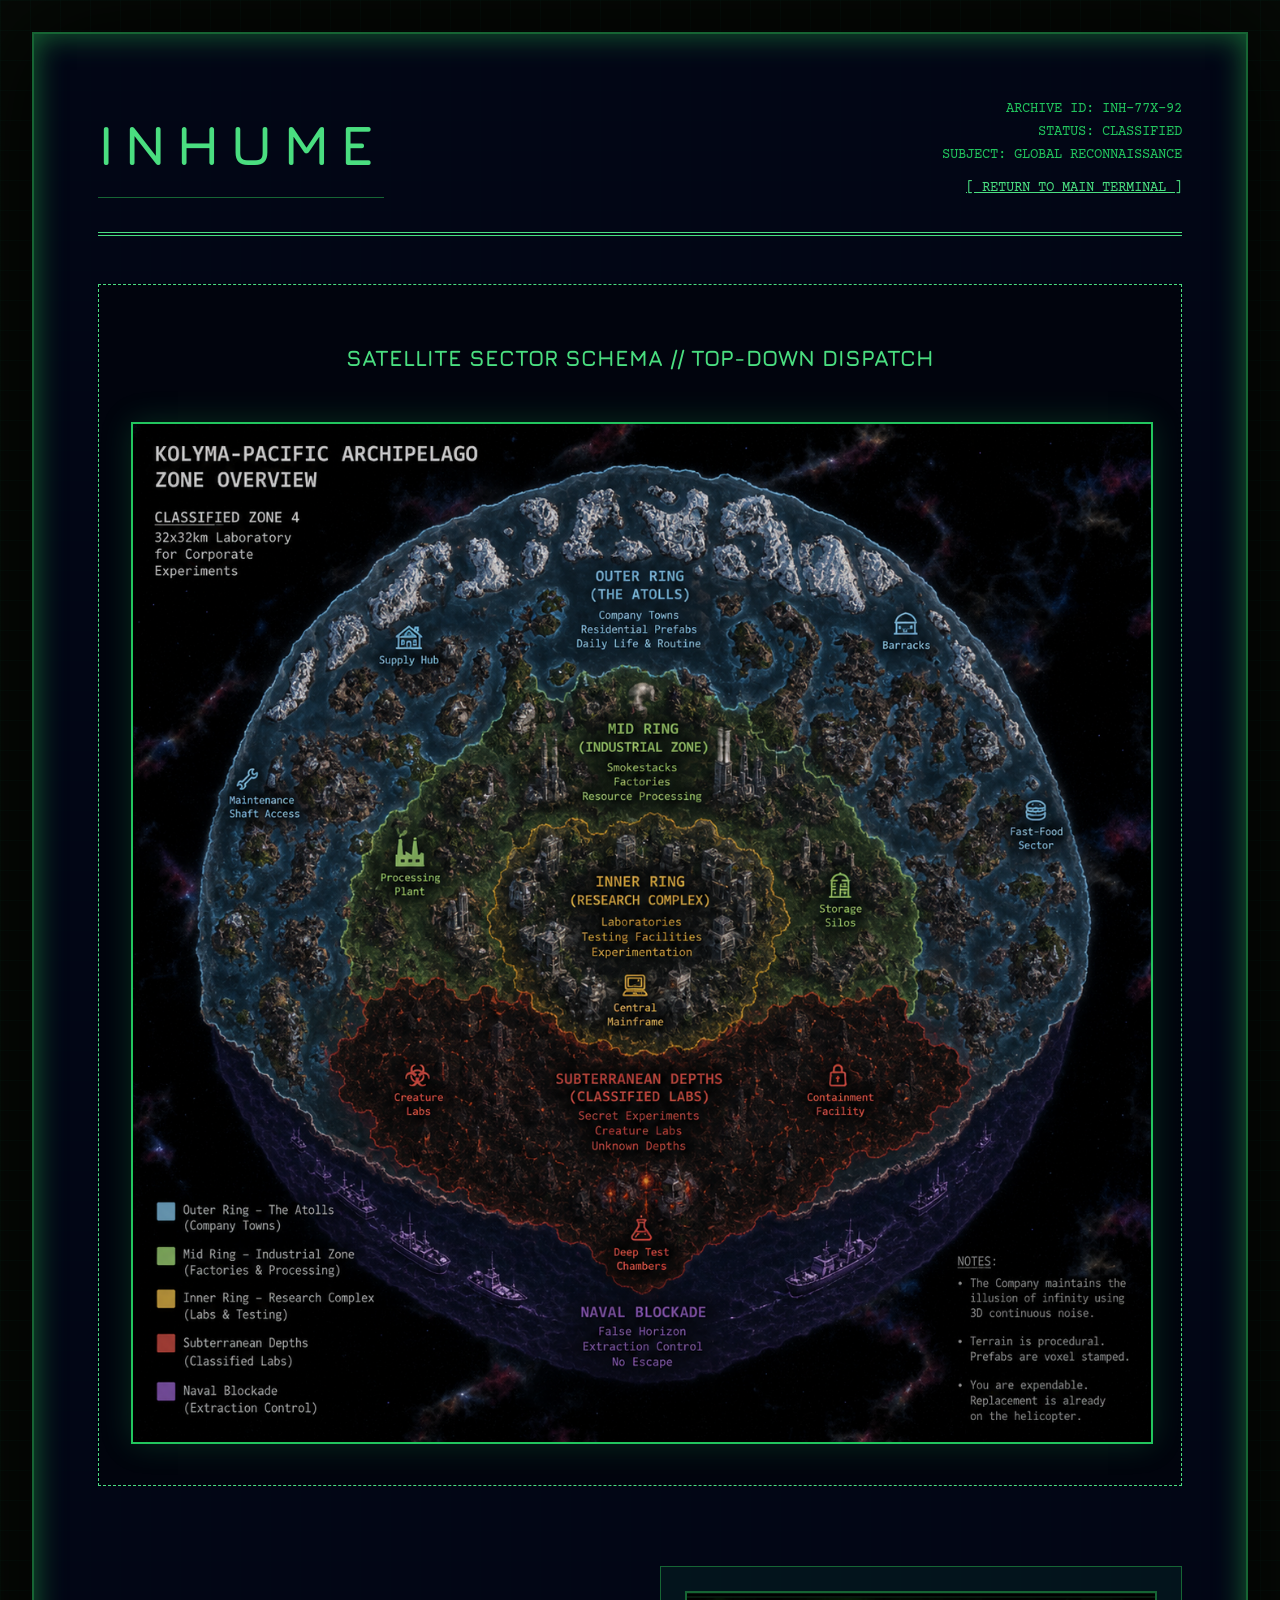
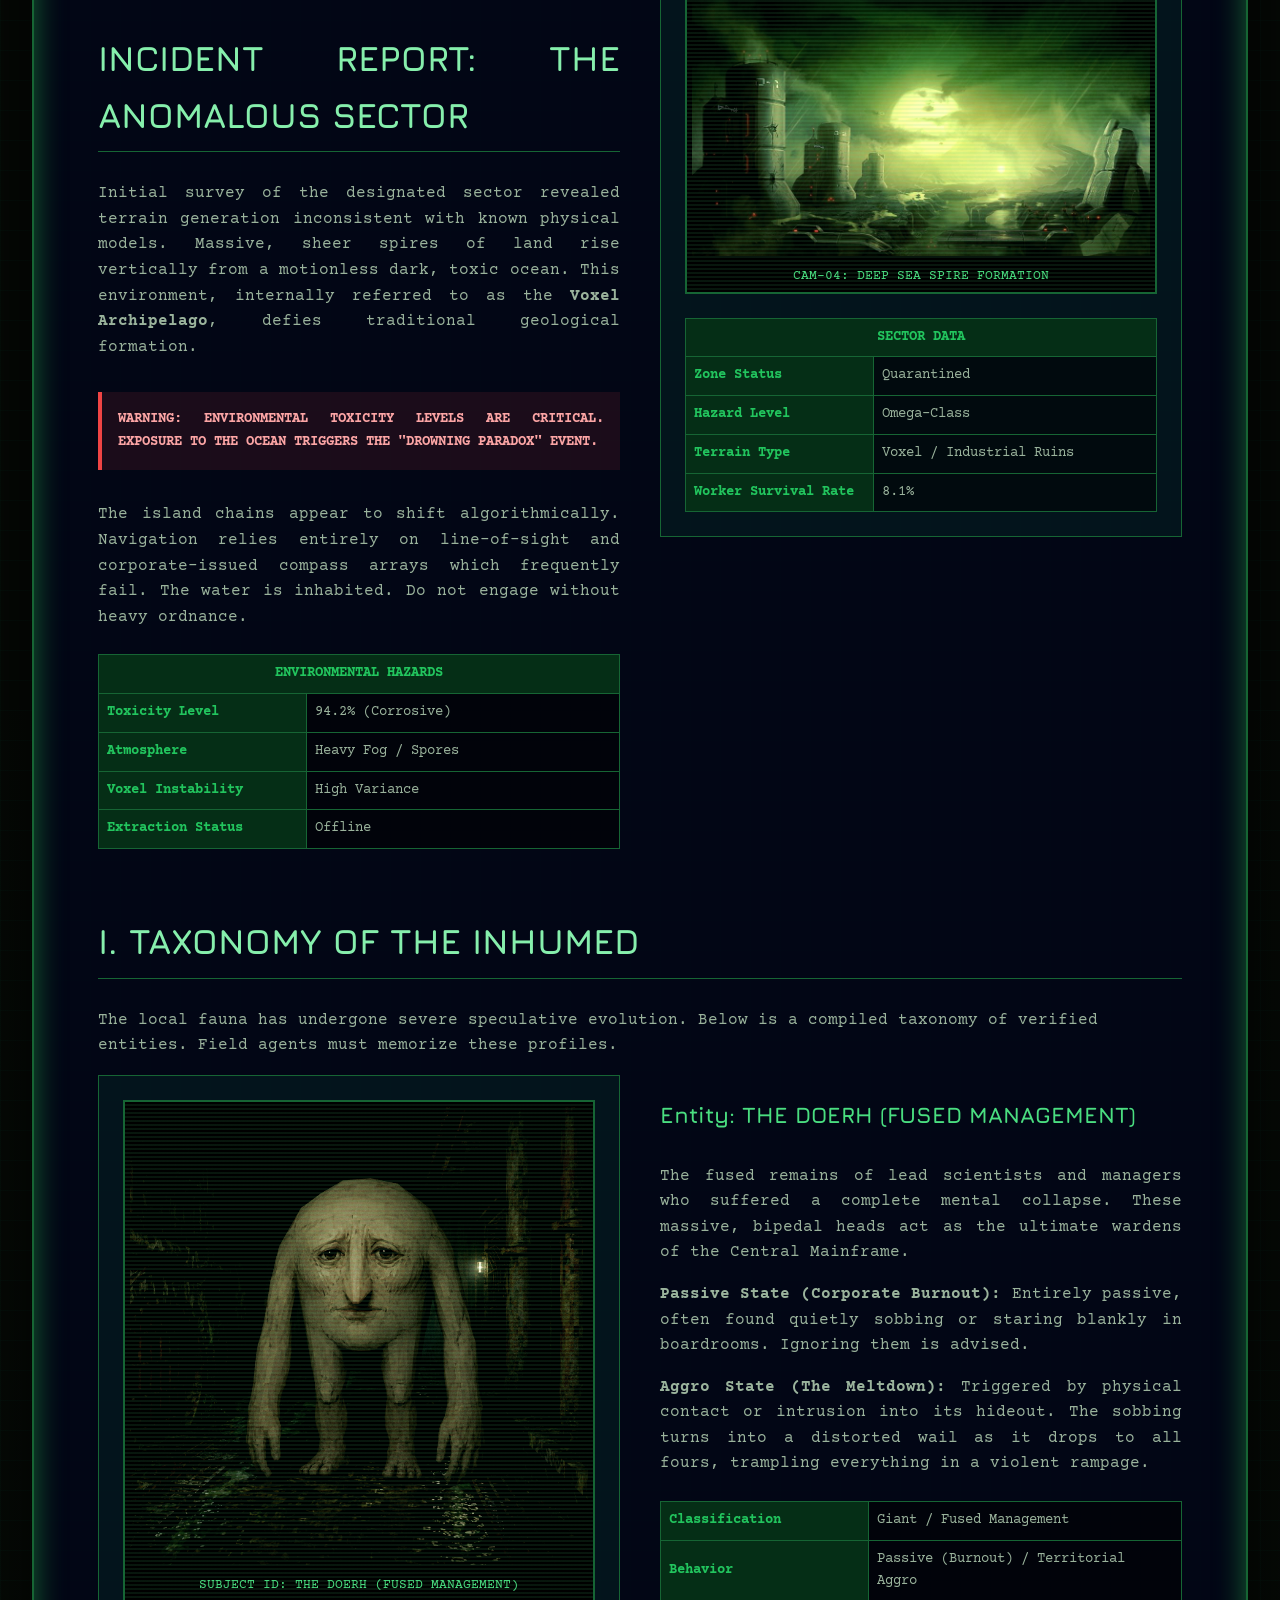
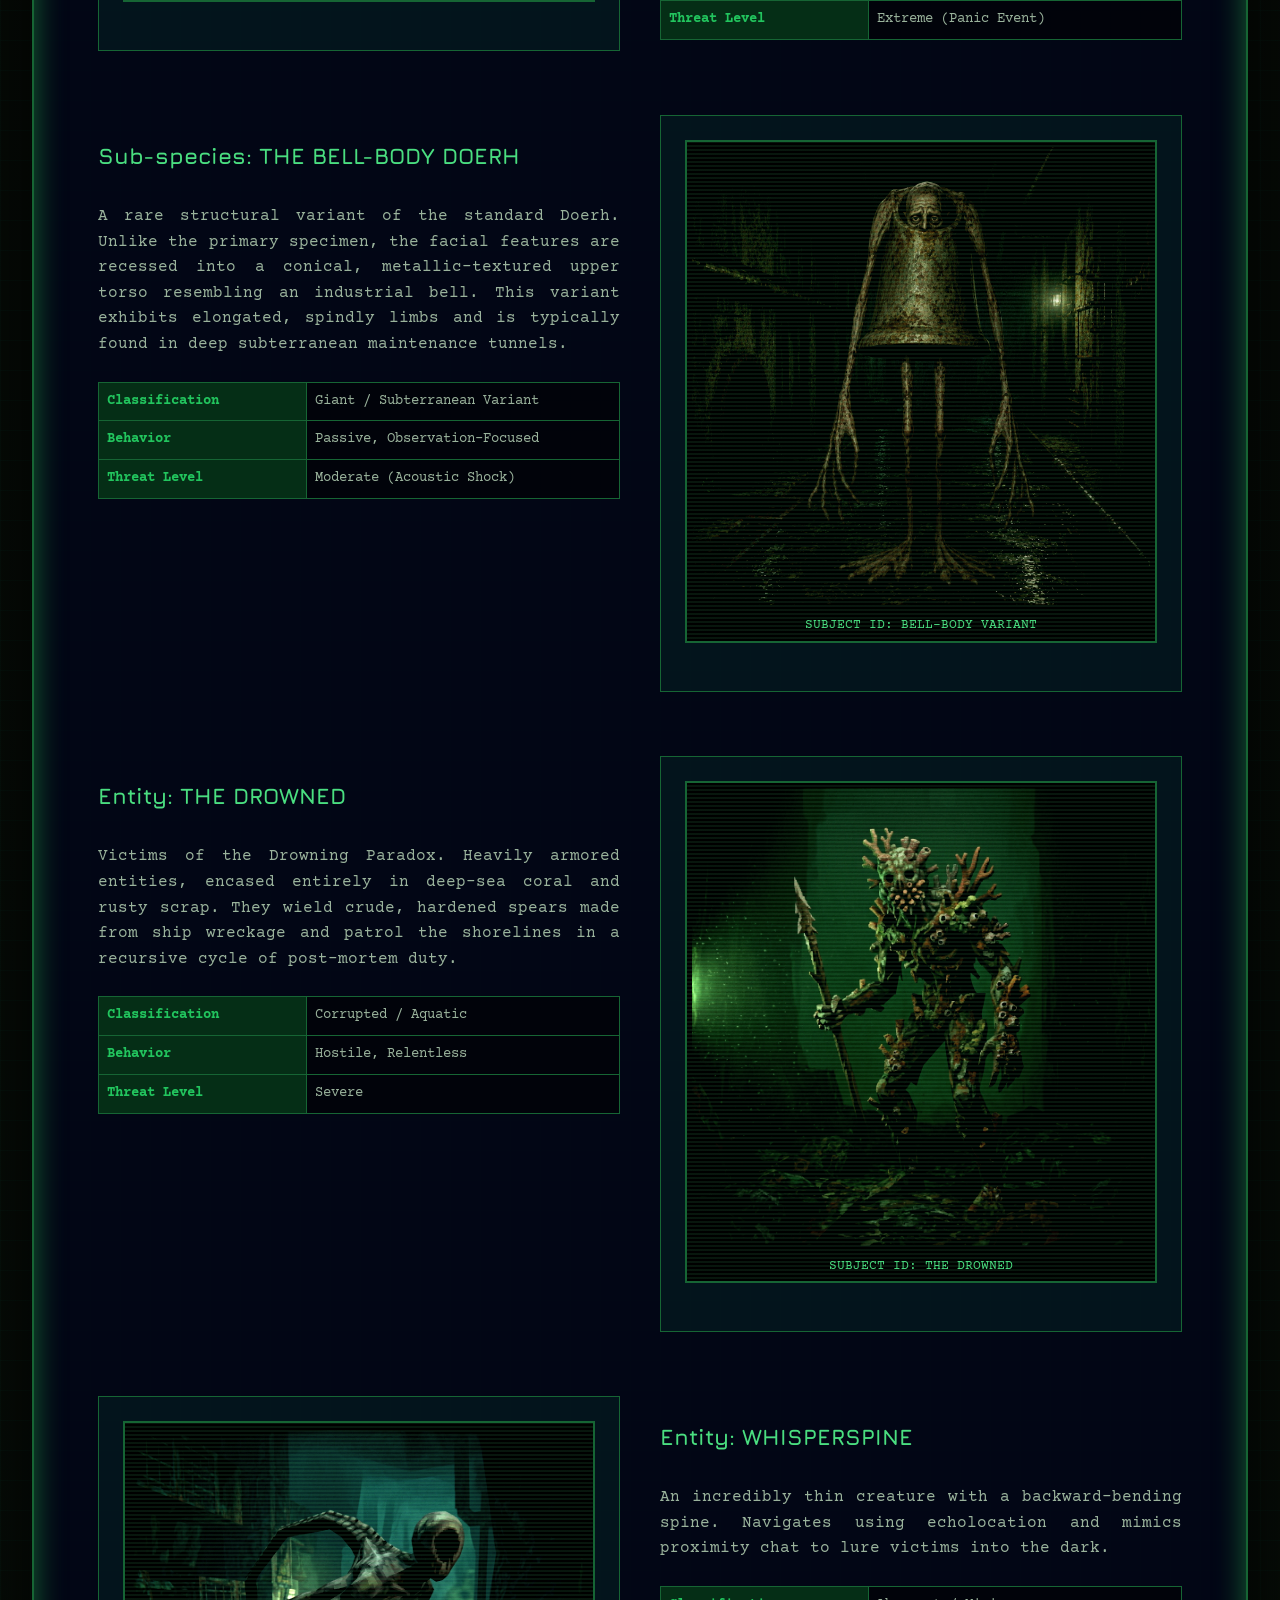
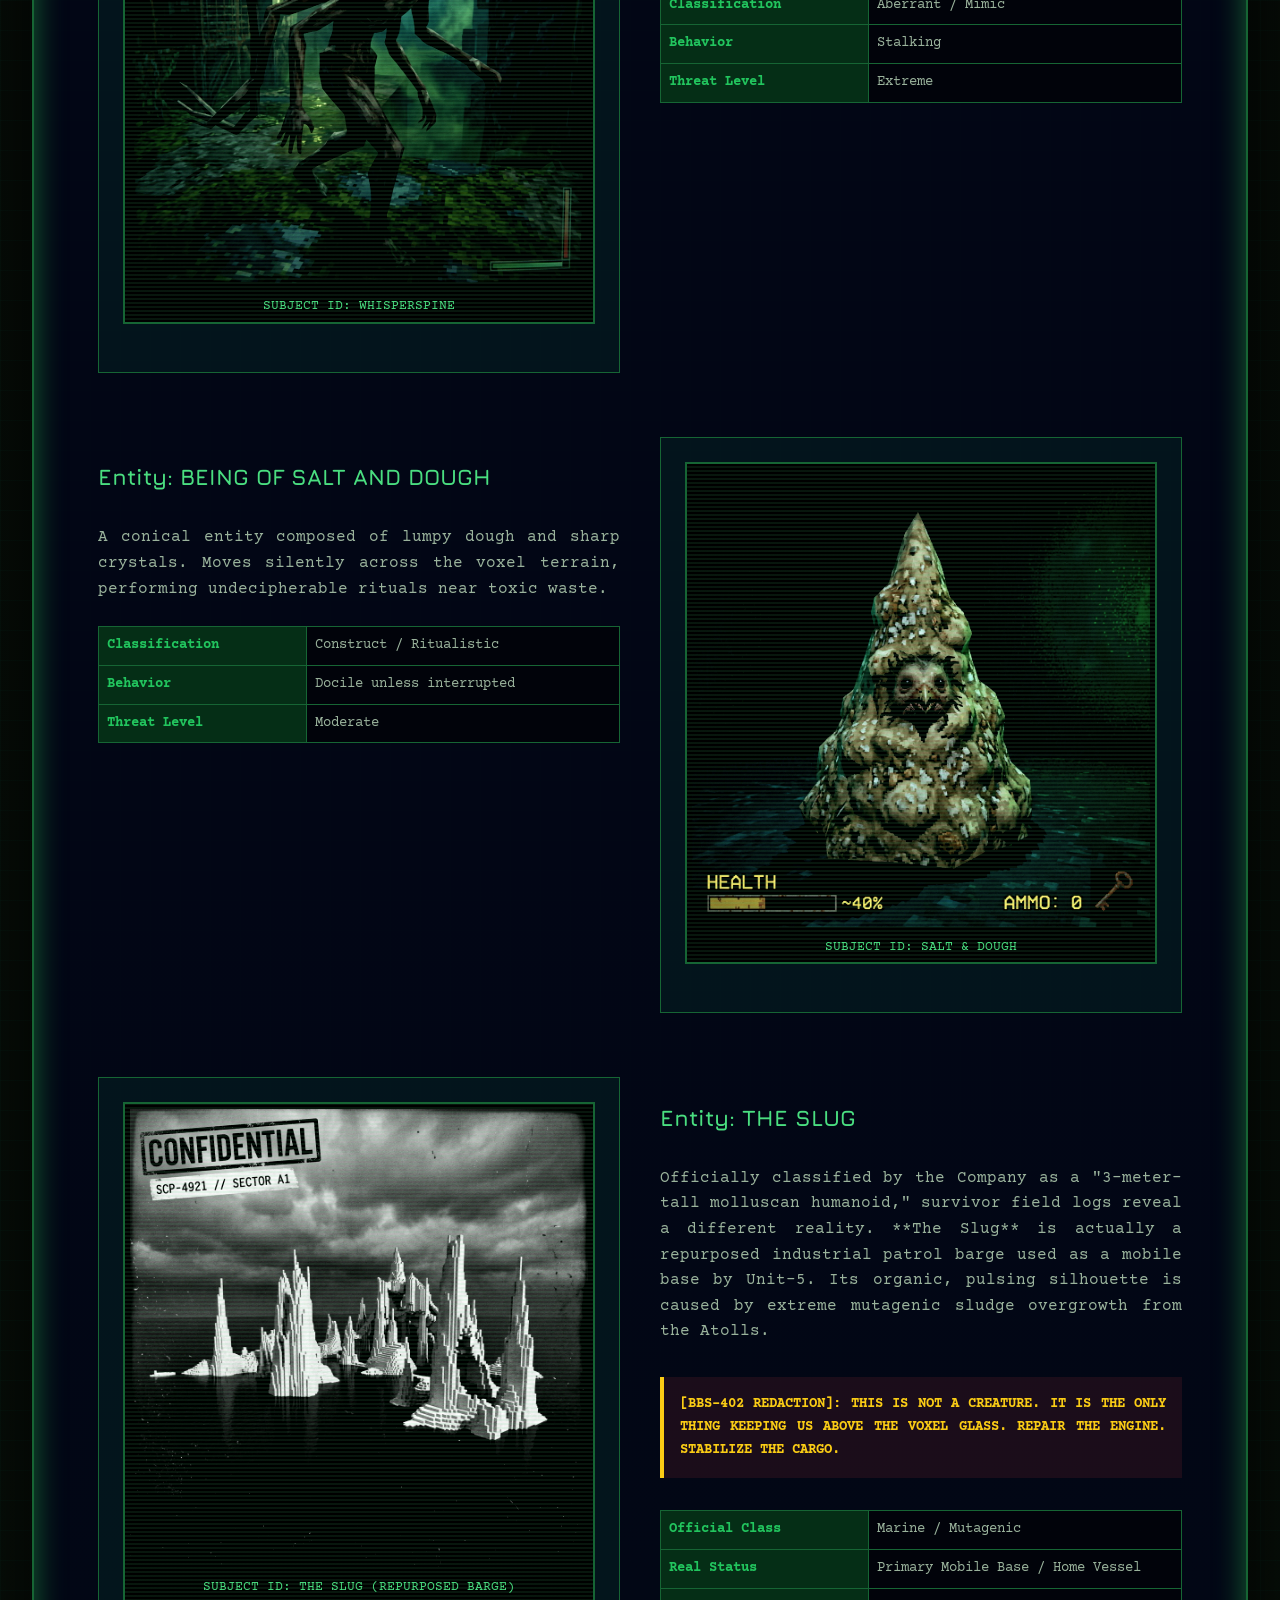
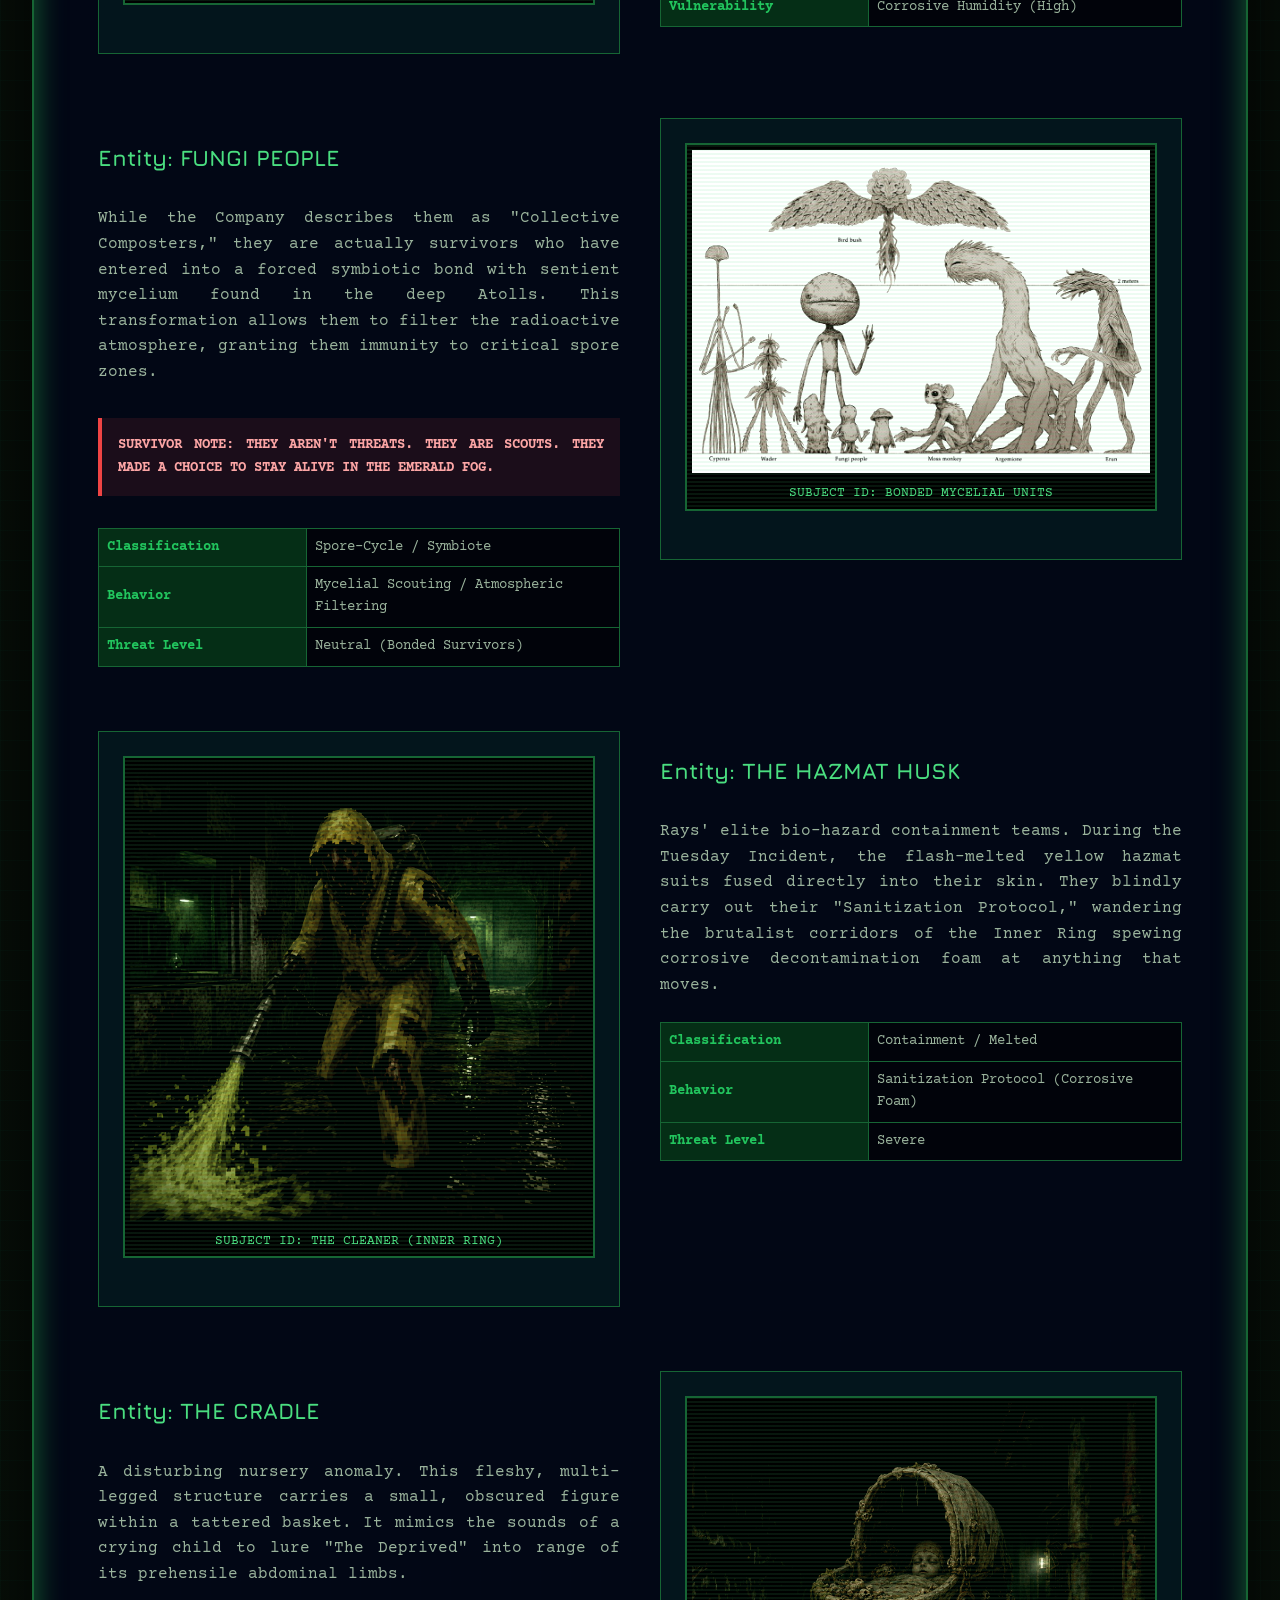
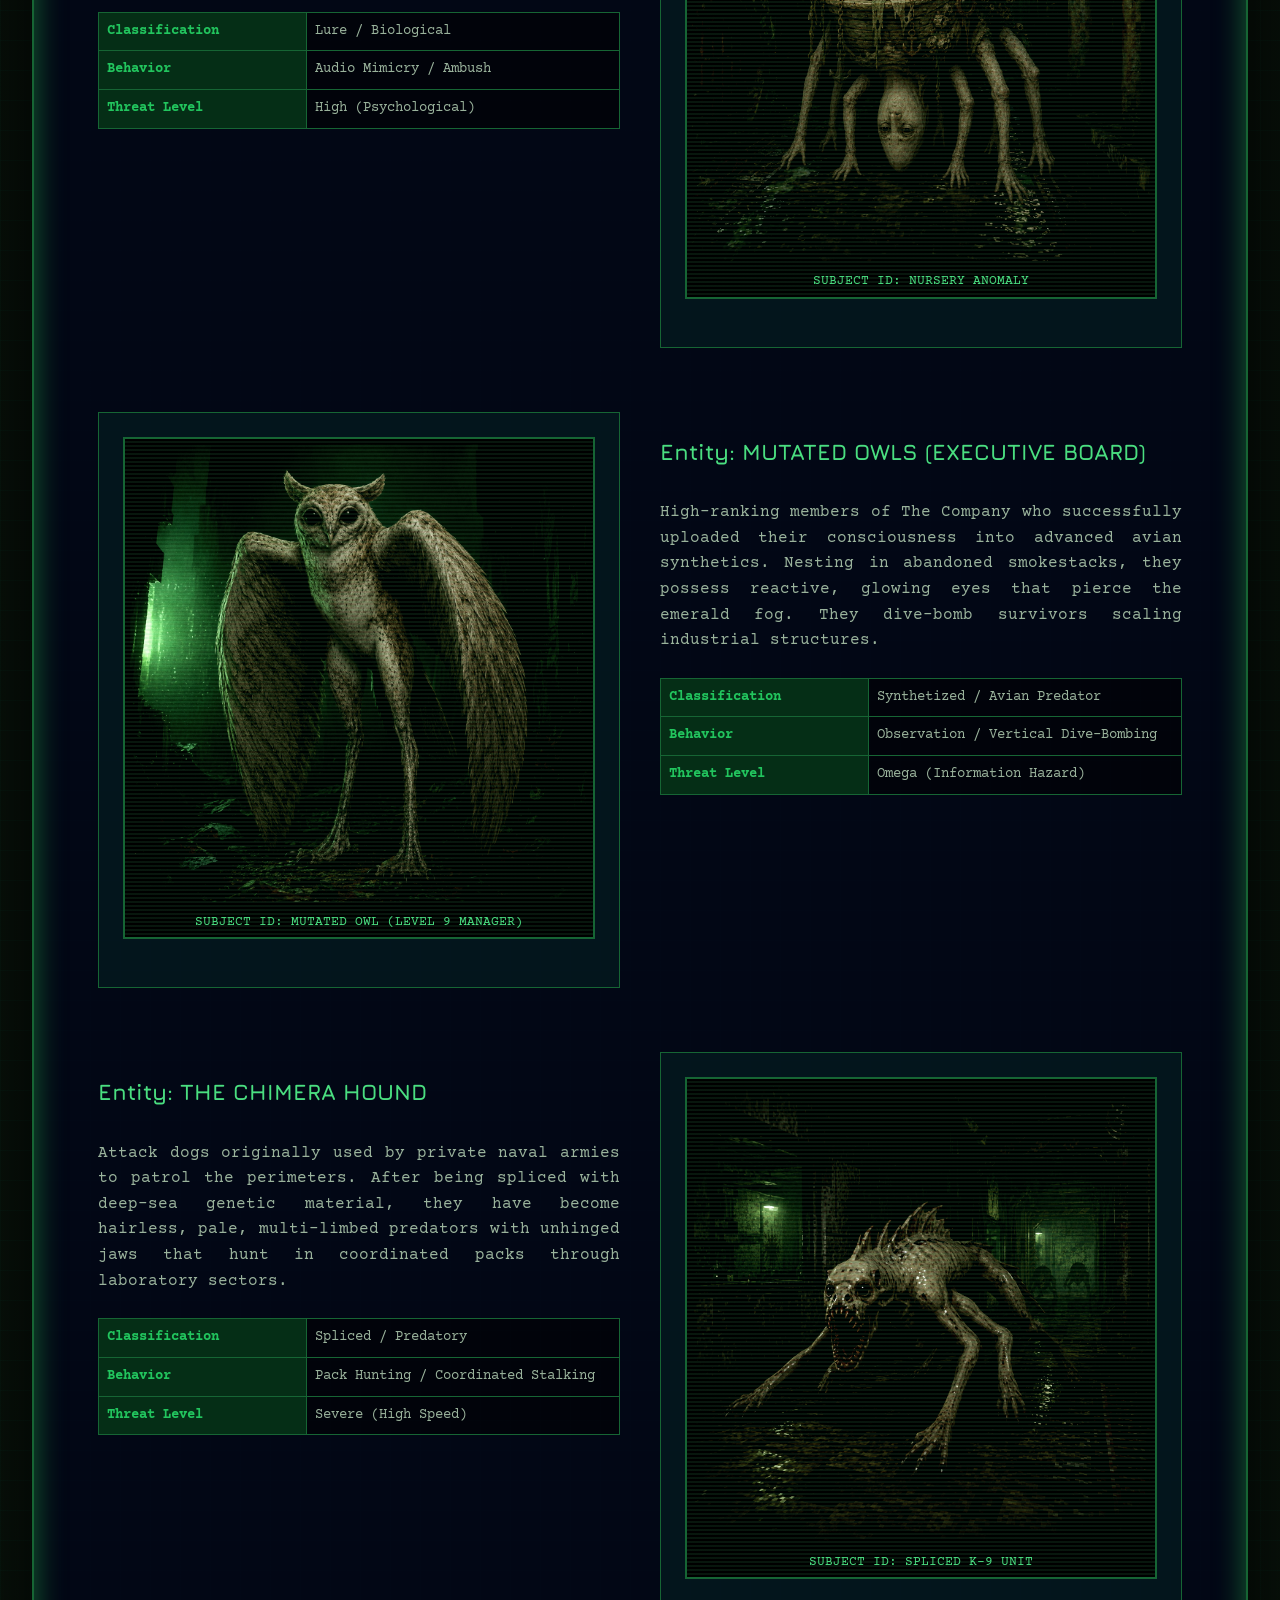
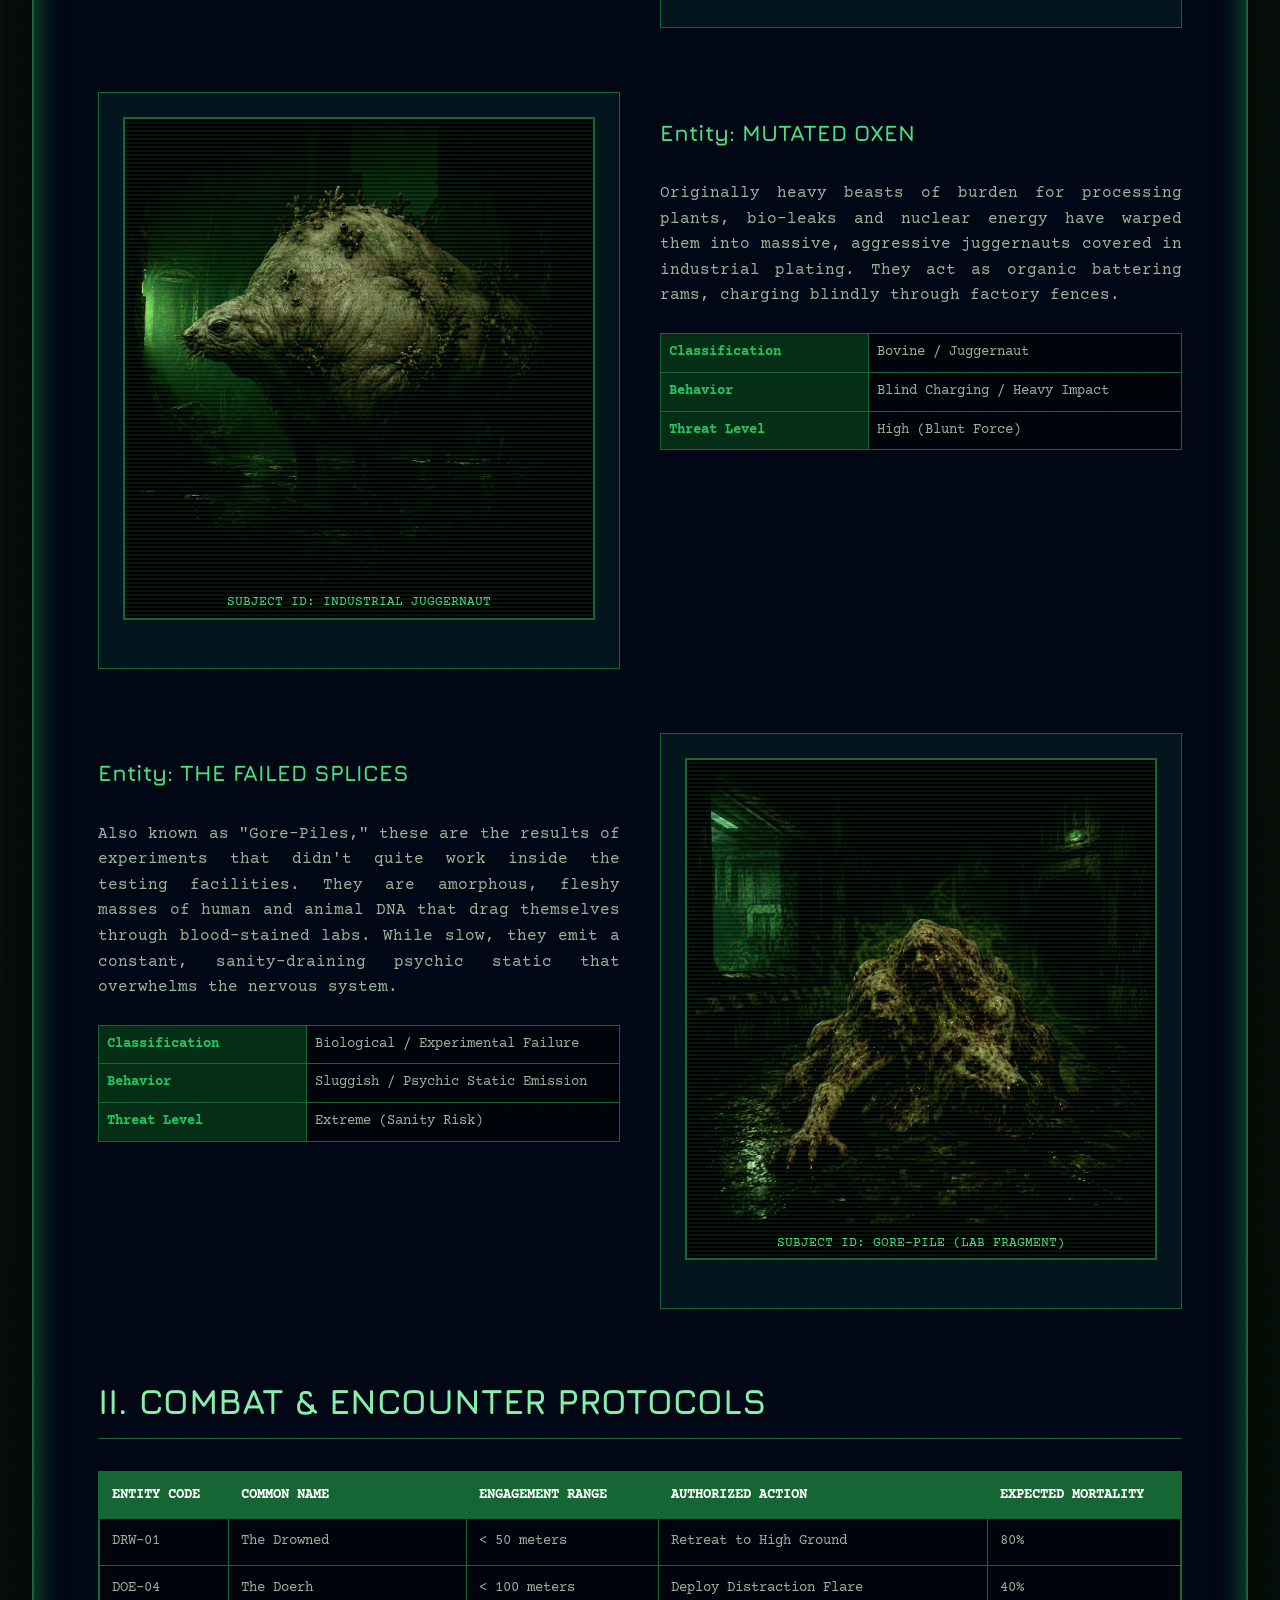
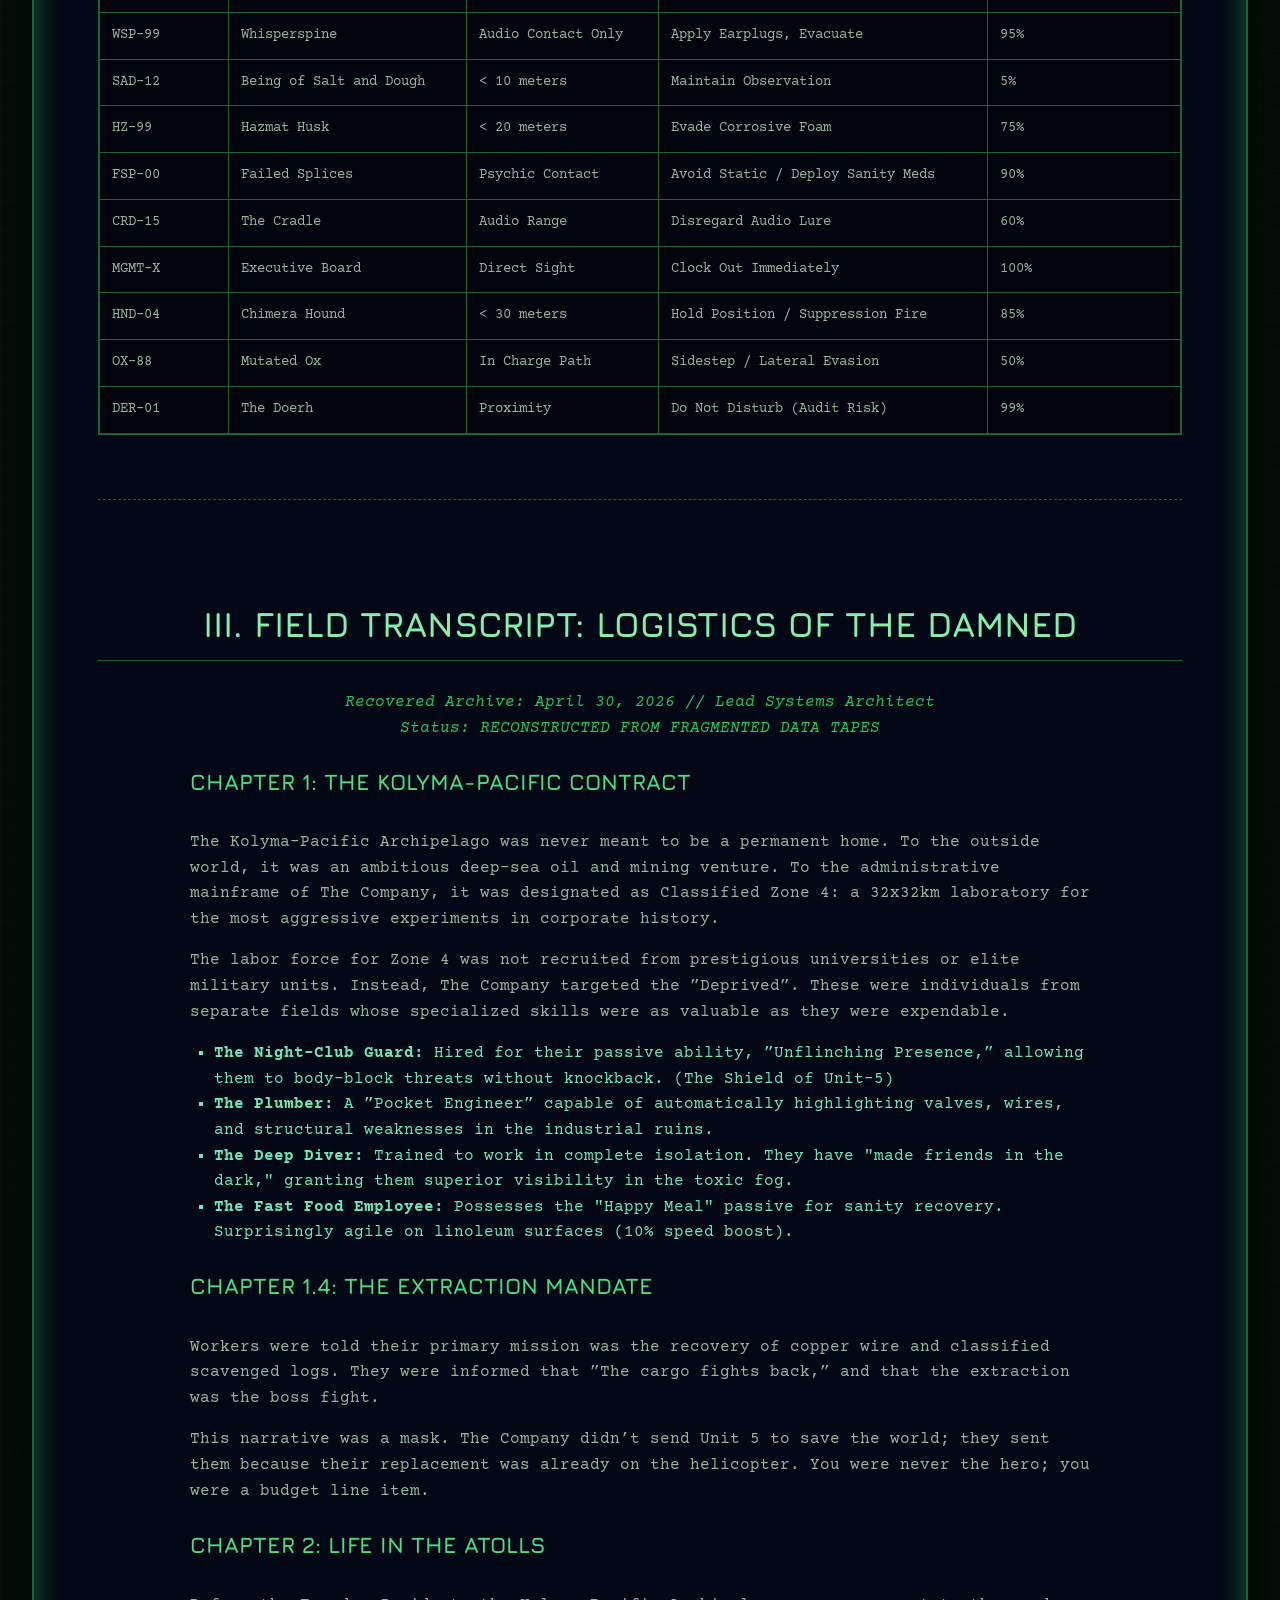
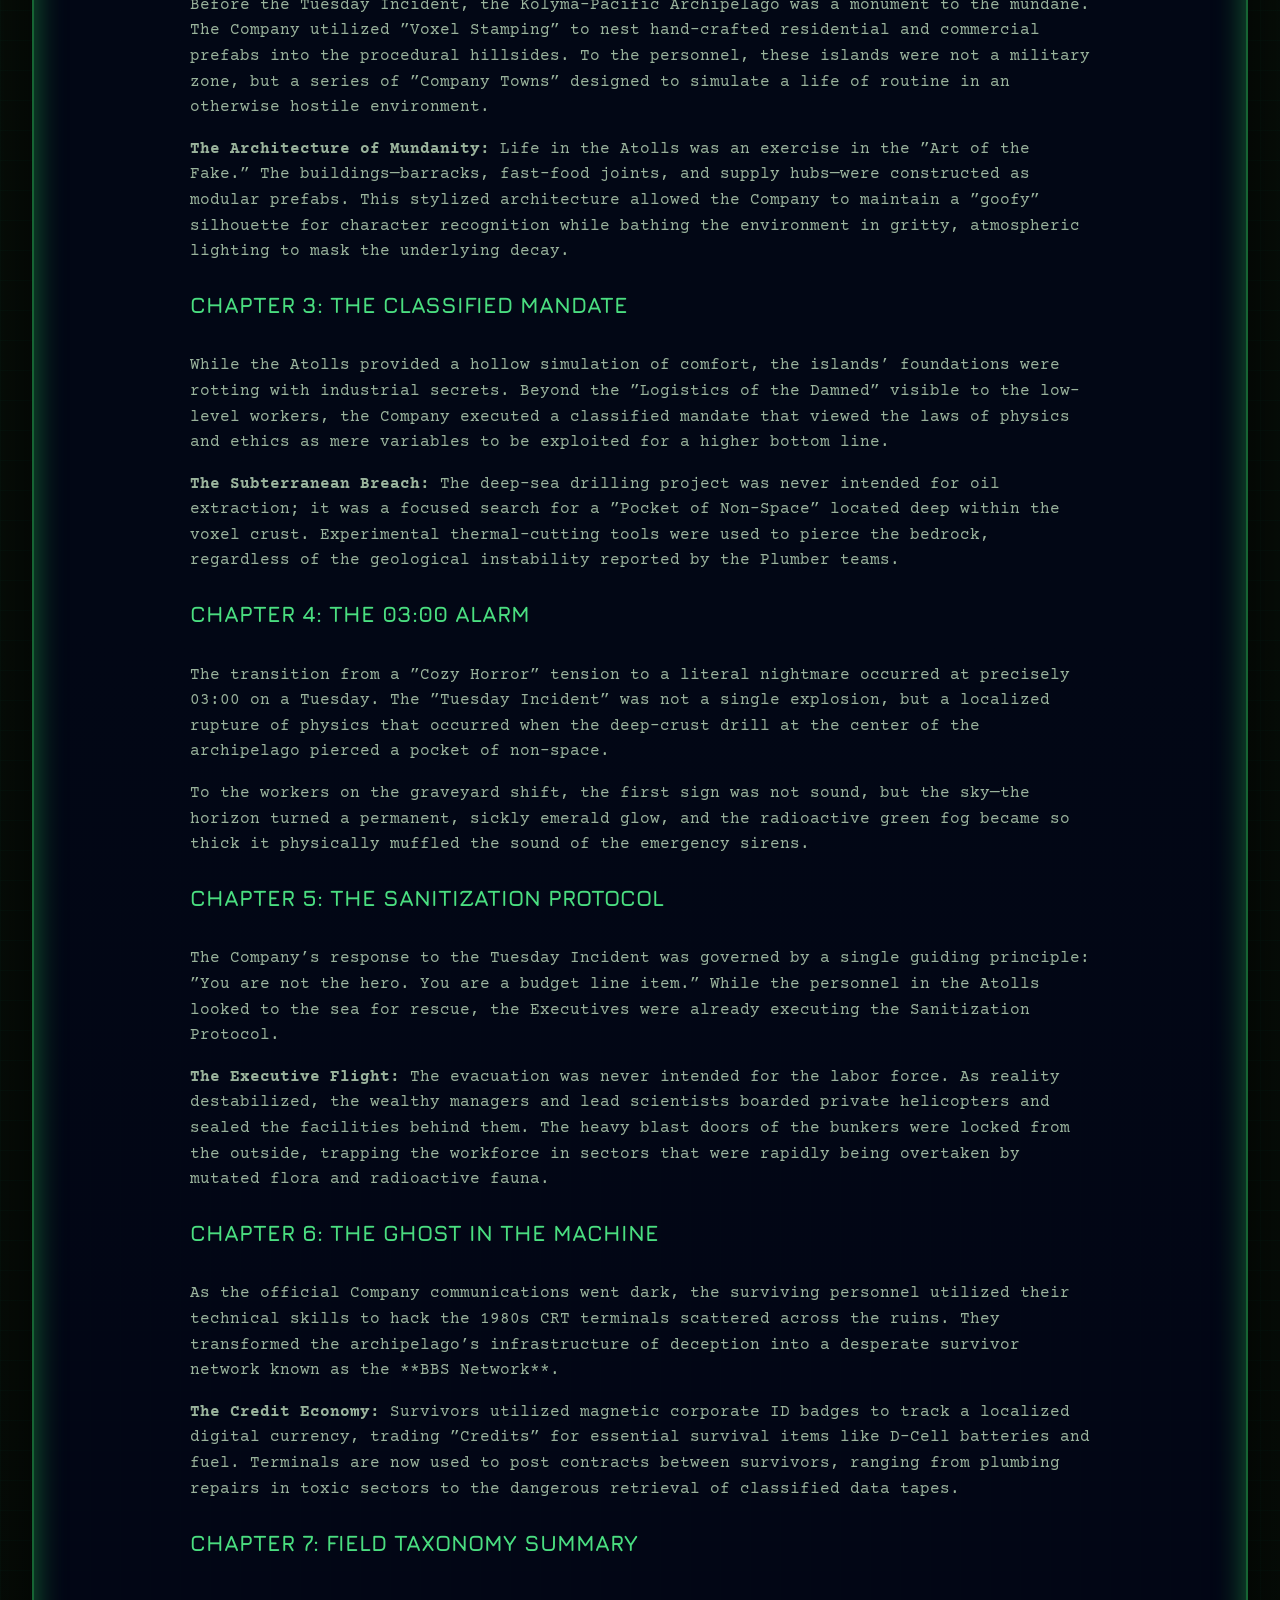
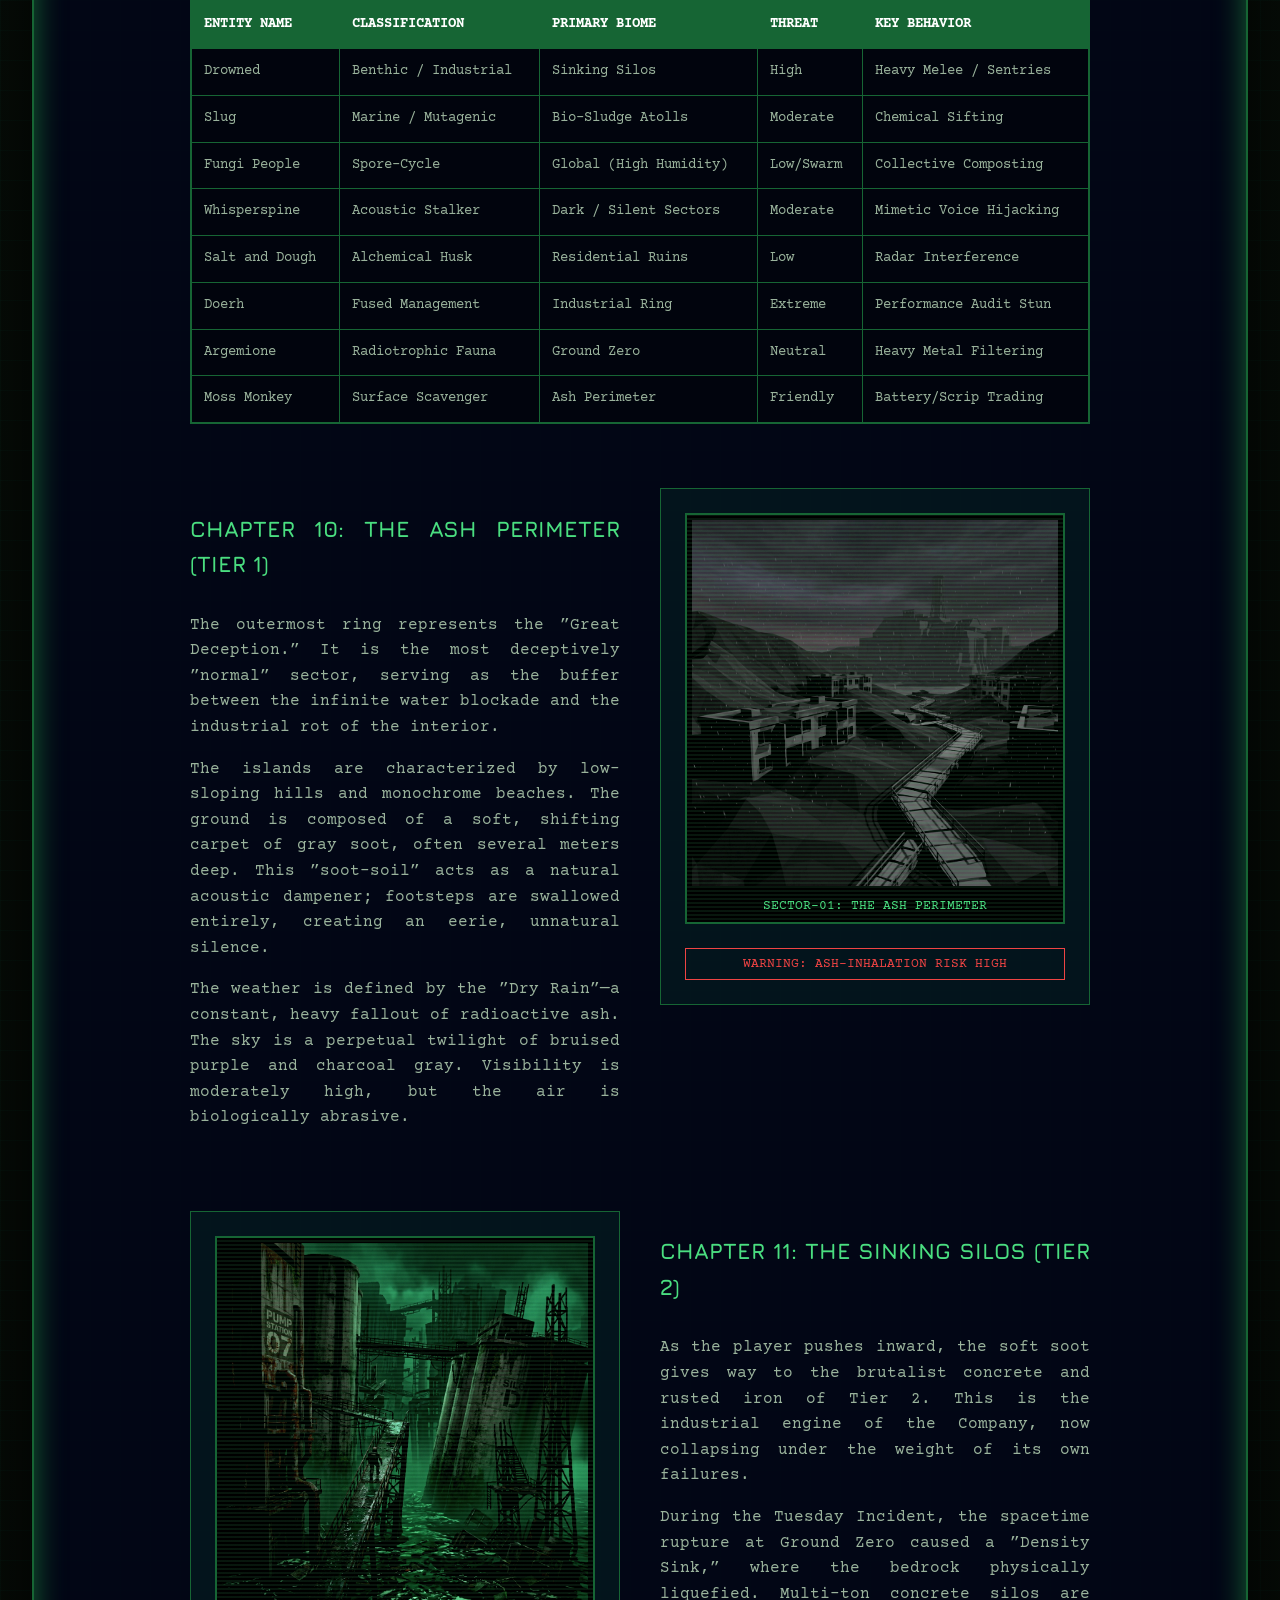
<file: lore.html>
<!DOCTYPE html>
<html lang="en">
<head>
    <meta charset="UTF-8">
    <meta name="viewport" content="width=device-width, initial-scale=1.0">
    <title>INHUME - Global Industrial Archive</title>
    <style>
        @import url('https://fonts.googleapis.com/css2?family=Courier+Prime:ital,wght@0,400;0,700;1,400&family=Jura:wght@700&display=swap');

        :root {
            --bg-color: #060a06;
            --text-color: #9ab39c;
            --accent-color: #4ade80;
            --border-color: #166534;
            --paper-color: #052e16;
            --sidebar-color: #064e3b;
            --highlight: #22c55e;
            --danger: #ef4444;
        }

        body {
            background-color: var(--bg-color);
            color: var(--text-color);
            font-family: 'Courier Prime', monospace;
            line-height: 1.6;
            margin: 0;
            padding: 2rem;
            display: flex;
            justify-content: center;
            background-image: 
                radial-gradient(circle at 50% 50%, rgba(74, 222, 128, 0.05) 0%, transparent 80%),
                linear-gradient(rgba(6, 78, 59, 0.1) 1px, transparent 1px),
                linear-gradient(90deg, rgba(6, 78, 59, 0.1) 1px, transparent 1px);
            background-size: 100% 100%, 30px 30px, 30px 30px;
        }

        .document-container {
            max-width: 1200px;
            width: 100%;
            background-color: rgba(2, 6, 23, 0.9);
            padding: 4rem;
            box-shadow: 0 0 100px rgba(0, 0, 0, 1), inset 0 0 30px var(--border-color);
            border: 2px solid var(--border-color);
            position: relative;
        }

        .header-block {
            border-bottom: 4px double var(--accent-color);
            padding-bottom: 2rem;
            margin-bottom: 3rem;
            display: flex;
            justify-content: space-between;
            align-items: center;
        }

        .company-logo {
            font-family: 'Jura', sans-serif;
            font-size: 3.5rem;
            color: var(--accent-color);
            letter-spacing: 10px;
            margin: 0;
            text-transform: uppercase;
        }

        .doc-meta {
            text-align: right;
            font-size: 0.9rem;
            color: var(--highlight);
        }

        h1, h2, h3 {
            font-family: 'Jura', sans-serif;
            color: var(--highlight);
            border-bottom: 1px solid var(--border-color);
            padding-bottom: 0.5rem;
        }

        h2 { font-size: 2.2rem; margin-top: 4rem; color: #86efac; }
        h3 { font-size: 1.4rem; color: var(--accent-color); border: none; }
        
        .grid-layout {
            display: grid;
            grid-template-columns: 1fr 1fr;
            gap: 2.5rem;
            margin-bottom: 4rem;
            align-items: start;
        }

        .text-column {
            text-align: justify;
        }

        .sidebar {
            background-color: rgba(6, 78, 59, 0.2);
            border: 1px solid var(--border-color);
            padding: 1.5rem;
            height: fit-content;
        }



        /* Images */
        .retro-img-container {
            background: #000;
            padding: 5px;
            border: 2px solid var(--border-color);
            margin-bottom: 1.5rem;
            position: relative;
        }

        .retro-img-container::after {
            content: " ";
            display: block;
            position: absolute;
            top: 0; left: 0; bottom: 0; right: 0;
            background: repeating-linear-gradient(0deg, transparent, transparent 2px, rgba(74, 222, 128, 0.1) 2px, rgba(74, 222, 128, 0.1) 4px);
            pointer-events: none;
        }

        .retro-img-container img {
            width: 100%;
            height: auto;
            display: block;
            filter: contrast(120%) saturate(80%);
        }

        .caption {
            color: var(--accent-color);
            font-family: 'Courier Prime', monospace;
            text-align: center;
            margin-top: 10px;
            font-size: 0.8rem;
            text-transform: uppercase;
        }



        /* Tables */
        .stat-table {
            width: 100%;
            border-collapse: collapse;
            margin-top: 1.5rem;
            font-size: 0.85rem;
            background: rgba(0,0,0,0.5);
        }

        .stat-table th, .stat-table td {
            border: 1px solid var(--border-color);
            padding: 8px;
            text-align: left;
        }

        .stat-table th {
            background-color: var(--paper-color);
            color: var(--highlight);
            width: 40%;
        }

        .data-table {
            width: 100%;
            border-collapse: collapse;
            margin: 2rem 0;
            font-size: 0.85rem;
            border: 2px solid var(--border-color);
            background: rgba(0,0,0,0.4);
        }
        
        .data-table th, .data-table td {
            border: 1px solid var(--border-color);
            padding: 12px;
            text-align: left;
        }
        
        .data-table th {
            background-color: var(--border-color);
            color: #fff;
            text-transform: uppercase;
        }

        .alert-box {
            border-left: 4px solid var(--danger);
            background: rgba(239, 68, 68, 0.1);
            padding: 1rem;
            margin: 2rem 0;
            font-weight: bold;
            color: #fca5a5;
            text-transform: uppercase;
            font-size: 0.9rem;
        }

        @media print {
            body { background: white; color: black; padding: 0; }
            .document-container { box-shadow: none; border: none; padding: 0; }
        }
    </style>
</head>
<body>
    <div class="document-container">
        <div class="header-block">
            <h1 class="company-logo"><a href="index.html" style="color: inherit; text-decoration: none;">INHUME</a></h1>
            <div class="doc-meta">
                <div>ARCHIVE ID: INH-77X-92</div>
                <div>STATUS: CLASSIFIED</div>
                <div>SUBJECT: GLOBAL RECONNAISSANCE</div>
                <div style="margin-top: 10px;"><a href="index.html" style="color: var(--accent-color); text-decoration: underline;">[ RETURN TO MAIN TERMINAL ]</a></div>
            </div>
        </div>

        <!-- Sector Map Section -->
        <div style="margin-bottom: 5rem; text-align: center; background: rgba(0,0,0,0.4); padding: 2rem; border: 1px dashed var(--accent-color);">
            <h3>SATELLITE SECTOR SCHEMA // TOP-DOWN DISPATCH</h3>
            <img src="map.png" alt="Sector Map" style="max-width: 100%; border: 2px solid var(--highlight); margin-top: 1rem; box-shadow: 0 0 30px rgba(34, 197, 94, 0.2);">
        </div>

        <div class="grid-layout">
            <div class="text-column">
                <h2>INCIDENT REPORT: THE ANOMALOUS SECTOR</h2>
                <p>Initial survey of the designated sector revealed terrain generation inconsistent with known physical models. Massive, sheer spires of land rise vertically from a motionless dark, toxic ocean. This environment, internally referred to as the <strong>Voxel Archipelago</strong>, defies traditional geological formation.</p>
                
                <div class="alert-box">
                    WARNING: Environmental Toxicity Levels are Critical. Exposure to the ocean triggers the "Drowning Paradox" event.
                </div>

                <p>The island chains appear to shift algorithmically. Navigation relies entirely on line-of-sight and corporate-issued compass arrays which frequently fail. The water is inhabited. Do not engage without heavy ordnance.</p>
                
                <table class="stat-table">
                    <tr><th colspan="2" style="text-align:center;">ENVIRONMENTAL HAZARDS</th></tr>
                    <tr><th>Toxicity Level</th><td>94.2% (Corrosive)</td></tr>
                    <tr><th>Atmosphere</th><td>Heavy Fog / Spores</td></tr>
                    <tr><th>Voxel Instability</th><td>High Variance</td></tr>
                    <tr><th>Extraction Status</th><td>Offline</td></tr>
                </table>
            </div>
            
            <div class="sidebar">
                <div class="retro-img-container">
                    <img src="605855459_869246712155426_5123750989642651270_n.jpg" alt="Archipelago">
                    <div class="caption">CAM-04: Deep Sea Spire Formation</div>
                </div>
                <table class="stat-table">
                    <tr><th colspan="2" style="text-align:center;">SECTOR DATA</th></tr>
                    <tr><th>Zone Status</th><td>Quarantined</td></tr>
                    <tr><th>Hazard Level</th><td>Omega-Class</td></tr>
                    <tr><th>Terrain Type</th><td>Voxel / Industrial Ruins</td></tr>
                    <tr><th>Worker Survival Rate</th><td>8.1%</td></tr>
                </table>
            </div>
        </div>



        <h2>I. TAXONOMY OF THE INHUMED</h2>
        <p>The local fauna has undergone severe speculative evolution. Below is a compiled taxonomy of verified entities. Field agents must memorize these profiles.</p>

        <!-- DOERH -->
        <div class="grid-layout">
            <div class="sidebar">
                <div class="retro-img-container">
                    <img src="NewDoerh.png" alt="The Doerh">
                    <div class="caption">Subject ID: The Doerh (Fused Management)</div>
                </div>
            </div>
            <div class="text-column">
                <h3>Entity: THE DOERH (FUSED MANAGEMENT)</h3>
                <p>The fused remains of lead scientists and managers who suffered a complete mental collapse. These massive, bipedal heads act as the ultimate wardens of the Central Mainframe.</p>
                <p><strong>Passive State (Corporate Burnout):</strong> Entirely passive, often found quietly sobbing or staring blankly in boardrooms. Ignoring them is advised.</p>
                <p><strong>Aggro State (The Meltdown):</strong> Triggered by physical contact or intrusion into its hideout. The sobbing turns into a distorted wail as it drops to all fours, trampling everything in a violent rampage.</p>
                <table class="stat-table">
                    <tr><th>Classification</th><td>Giant / Fused Management</td></tr>
                    <tr><th>Behavior</th><td>Passive (Burnout) / Territorial Aggro</td></tr>
                    <tr><th>Threat Level</th><td>Extreme (Panic Event)</td></tr>
                </table>
            </div>
        </div>

        <!-- DOERH VARIANT -->
        <div class="grid-layout">
            <div class="text-column">
                <h3>Sub-species: THE BELL-BODY DOERH</h3>
                <p>A rare structural variant of the standard Doerh. Unlike the primary specimen, the facial features are recessed into a conical, metallic-textured upper torso resembling an industrial bell. This variant exhibits elongated, spindly limbs and is typically found in deep subterranean maintenance tunnels.</p>
                <table class="stat-table">
                    <tr><th>Classification</th><td>Giant / Subterranean Variant</td></tr>
                    <tr><th>Behavior</th><td>Passive, Observation-Focused</td></tr>
                    <tr><th>Threat Level</th><td>Moderate (Acoustic Shock)</td></tr>
                </table>
            </div>
            <div class="sidebar">
                <div class="retro-img-container">
                    <img src="doerh_variant.png" alt="Doerh Bell Variant">
                    <div class="caption">Subject ID: Bell-Body Variant</div>
                </div>
            </div>
        </div>

        <!-- DROWNED -->
        <div class="grid-layout">
            <div class="text-column">
                <h3>Entity: THE DROWNED</h3>
                <p>Victims of the Drowning Paradox. Heavily armored entities, encased entirely in deep-sea coral and rusty scrap. They wield crude, hardened spears made from ship wreckage and patrol the shorelines in a recursive cycle of post-mortem duty.</p>
                <table class="stat-table">
                    <tr><th>Classification</th><td>Corrupted / Aquatic</td></tr>
                    <tr><th>Behavior</th><td>Hostile, Relentless</td></tr>
                    <tr><th>Threat Level</th><td>Severe</td></tr>
                </table>
            </div>
            <div class="sidebar">
                <div class="retro-img-container">
                    <img src="ps1_drowned.png" alt="The Drowned">
                    <div class="caption">Subject ID: The Drowned</div>
                </div>
            </div>
        </div>

        <!-- WHISPERSPINE -->
        <div class="grid-layout">
            <div class="sidebar">
                <div class="retro-img-container">
                    <img src="ps1_whisperspine.png" alt="Whisperspine">
                    <div class="caption">Subject ID: Whisperspine</div>
                </div>
            </div>
            <div class="text-column">
                <h3>Entity: WHISPERSPINE</h3>
                <p>An incredibly thin creature with a backward-bending spine. Navigates using echolocation and mimics proximity chat to lure victims into the dark.</p>
                <table class="stat-table">
                    <tr><th>Classification</th><td>Aberrant / Mimic</td></tr>
                    <tr><th>Behavior</th><td>Stalking</td></tr>
                    <tr><th>Threat Level</th><td>Extreme</td></tr>
                </table>
            </div>
        </div>

        <!-- SALT AND DOUGH -->
        <div class="grid-layout">
            <div class="text-column">
                <h3>Entity: BEING OF SALT AND DOUGH</h3>
                <p>A conical entity composed of lumpy dough and sharp crystals. Moves silently across the voxel terrain, performing undecipherable rituals near toxic waste.</p>
                <table class="stat-table">
                    <tr><th>Classification</th><td>Construct / Ritualistic</td></tr>
                    <tr><th>Behavior</th><td>Docile unless interrupted</td></tr>
                    <tr><th>Threat Level</th><td>Moderate</td></tr>
                </table>
            </div>
            <div class="sidebar">
                <div class="retro-img-container">
                    <img src="ps1_salt_dough.png" alt="Salt and Dough">
                    <div class="caption">Subject ID: Salt & Dough</div>
                </div>
            </div>
        </div>

        <!-- THE SLUG -->
        <div class="grid-layout">
            <div class="sidebar">
                <div class="retro-img-container">
                    <img src="archipelago_photo.png" alt="The Slug - Vessel">
                    <div class="caption">Subject ID: The Slug (Repurposed Barge)</div>
                </div>
            </div>
            <div class="text-column">
                <h3>Entity: THE SLUG</h3>
                <p>Officially classified by the Company as a "3-meter-tall molluscan humanoid," survivor field logs reveal a different reality. **The Slug** is actually a repurposed industrial patrol barge used as a mobile base by Unit-5. Its organic, pulsing silhouette is caused by extreme mutagenic sludge overgrowth from the Atolls.</p>
                <div class="alert-box" style="border-color: #facc15; color: #facc15;">
                    [BBS-402 REDACTION]: This is not a creature. It is the only thing keeping us above the Voxel Glass. Repair the engine. Stabilize the cargo.
                </div>
                <table class="stat-table">
                    <tr><th>Official Class</th><td>Marine / Mutagenic</td></tr>
                    <tr><th>Real Status</th><td>Primary Mobile Base / Home Vessel</td></tr>
                    <tr><th>Vulnerability</th><td>Corrosive Humidity (High)</td></tr>
                </table>
            </div>
        </div>

        <!-- FUNGI PEOPLE -->
        <div class="grid-layout">
            <div class="text-column">
                <h3>Entity: FUNGI PEOPLE</h3>
                <p>While the Company describes them as "Collective Composters," they are actually survivors who have entered into a forced symbiotic bond with sentient mycelium found in the deep Atolls. This transformation allows them to filter the radioactive atmosphere, granting them immunity to critical spore zones.</p>
                <div class="alert-box">
                    SURVIVOR NOTE: They aren't threats. They are scouts. They made a choice to stay alive in the emerald fog.
                </div>
                <table class="stat-table">
                    <tr><th>Classification</th><td>Spore-Cycle / Symbiote</td></tr>
                    <tr><th>Behavior</th><td>Mycelial Scouting / Atmospheric Filtering</td></tr>
                    <tr><th>Threat Level</th><td>Neutral (Bonded Survivors)</td></tr>
                </table>
            </div>
            <div class="sidebar">
                <div class="retro-img-container">
                    <img src="media_.png" alt="Fungi People">
                    <div class="caption">Subject ID: Bonded Mycelial Units</div>
                </div>
            </div>
        </div>

        <!-- HAZMAT HUSK -->
        <div class="grid-layout">
            <div class="sidebar">
                <div class="retro-img-container">
                    <img src="hazmatinfected.png" alt="Hazmat Husk">
                    <div class="caption">Subject ID: The Cleaner (Inner Ring)</div>
                </div>
            </div>
            <div class="text-column">
                <h3>Entity: THE HAZMAT HUSK</h3>
                <p>Rays' elite bio-hazard containment teams. During the Tuesday Incident, the flash-melted yellow hazmat suits fused directly into their skin. They blindly carry out their "Sanitization Protocol," wandering the brutalist corridors of the Inner Ring spewing corrosive decontamination foam at anything that moves.</p>
                <table class="stat-table">
                    <tr><th>Classification</th><td>Containment / Melted</td></tr>
                    <tr><th>Behavior</th><td>Sanitization Protocol (Corrosive Foam)</td></tr>
                    <tr><th>Threat Level</th><td>Severe</td></tr>
                </table>
            </div>
        </div>

        <!-- THE CRADLE -->
        <div class="grid-layout">
            <div class="text-column">
                <h3>Entity: THE CRADLE</h3>
                <p>A disturbing nursery anomaly. This fleshy, multi-legged structure carries a small, obscured figure within a tattered basket. It mimics the sounds of a crying child to lure "The Deprived" into range of its prehensile abdominal limbs.</p>
                <table class="stat-table">
                    <tr><th>Classification</th><td>Lure / Biological</td></tr>
                    <tr><th>Behavior</th><td>Audio Mimicry / Ambush</td></tr>
                    <tr><th>Threat Level</th><td>High (Psychological)</td></tr>
                </table>
            </div>
            <div class="sidebar">
                <div class="retro-img-container">
                    <img src="cradle.png" alt="The Cradle">
                    <div class="caption">Subject ID: Nursery Anomaly</div>
                </div>
            </div>
        </div>

        <!-- THE EXECUTIVE BOARD (MUTATED OWLS) -->
        <div class="grid-layout">
            <div class="sidebar">
                <div class="retro-img-container">
                    <img src="owl.png" alt="The Management">
                    <div class="caption">Subject ID: Mutated Owl (Level 9 Manager)</div>
                </div>
            </div>
            <div class="text-column">
                <h3>Entity: MUTATED OWLS (EXECUTIVE BOARD)</h3>
                <p>High-ranking members of The Company who successfully uploaded their consciousness into advanced avian synthetics. Nesting in abandoned smokestacks, they possess reactive, glowing eyes that pierce the emerald fog. They dive-bomb survivors scaling industrial structures.</p>
                <table class="stat-table">
                    <tr><th>Classification</th><td>Synthetized / Avian Predator</td></tr>
                    <tr><th>Behavior</th><td>Observation / Vertical Dive-Bombing</td></tr>
                    <tr><th>Threat Level</th><td>Omega (Information Hazard)</td></tr>
                </table>
            </div>
        </div>

        <!-- CHIMERA HOUNDS -->
        <div class="grid-layout">
            <div class="text-column">
                <h3>Entity: THE CHIMERA HOUND</h3>
                <p>Attack dogs originally used by private naval armies to patrol the perimeters. After being spliced with deep-sea genetic material, they have become hairless, pale, multi-limbed predators with unhinged jaws that hunt in coordinated packs through laboratory sectors.</p>
                <table class="stat-table">
                    <tr><th>Classification</th><td>Spliced / Predatory</td></tr>
                    <tr><th>Behavior</th><td>Pack Hunting / Coordinated Stalking</td></tr>
                    <tr><th>Threat Level</th><td>Severe (High Speed)</td></tr>
                </table>
            </div>
            <div class="sidebar">
                <div class="retro-img-container">
                    <img src="hound.png" alt="Chimera Hound">
                    <div class="caption">Subject ID: Spliced K-9 Unit</div>
                </div>
            </div>
        </div>

        <!-- MUTATED OXEN -->
        <div class="grid-layout">
            <div class="sidebar">
                <div class="retro-img-container">
                    <img src="content.png" alt="Mutated Ox">
                    <div class="caption">Subject ID: Industrial Juggernaut</div>
                </div>
            </div>
            <div class="text-column">
                <h3>Entity: MUTATED OXEN</h3>
                <p>Originally heavy beasts of burden for processing plants, bio-leaks and nuclear energy have warped them into massive, aggressive juggernauts covered in industrial plating. They act as organic battering rams, charging blindly through factory fences.</p>
                <table class="stat-table">
                    <tr><th>Classification</th><td>Bovine / Juggernaut</td></tr>
                    <tr><th>Behavior</th><td>Blind Charging / Heavy Impact</td></tr>
                    <tr><th>Threat Level</th><td>High (Blunt Force)</td></tr>
                </table>
            </div>
        </div>

        <!-- FAILED SPLICES -->
        <div class="grid-layout">
            <div class="text-column">
                <h3>Entity: THE FAILED SPLICES</h3>
                <p>Also known as "Gore-Piles," these are the results of experiments that didn't quite work inside the testing facilities. They are amorphous, fleshy masses of human and animal DNA that drag themselves through blood-stained labs. While slow, they emit a constant, sanity-draining psychic static that overwhelms the nervous system.</p>
                <table class="stat-table">
                    <tr><th>Classification</th><td>Biological / Experimental Failure</td></tr>
                    <tr><th>Behavior</th><td>Sluggish / Psychic Static Emission</td></tr>
                    <tr><th>Threat Level</th><td>Extreme (Sanity Risk)</td></tr>
                </table>
            </div>
            <div class="sidebar">
                <div class="retro-img-container">
                    <img src="gore_pile_monster.png" alt="Failed Splice">
                    <div class="caption">Subject ID: Gore-Pile (Lab Fragment)</div>
                </div>
            </div>
        </div>

        <h2>II. COMBAT & ENCOUNTER PROTOCOLS</h2>
        <table class="data-table">
            <thead>
                <tr>
                    <th>Entity Code</th>
                    <th>Common Name</th>
                    <th>Engagement Range</th>
                    <th>Authorized Action</th>
                    <th>Expected Mortality</th>
                </tr>
            </thead>
            <tbody>
                <tr><td>DRW-01</td><td>The Drowned</td><td>&lt; 50 meters</td><td>Retreat to High Ground</td><td>80%</td></tr>
                <tr><td>DOE-04</td><td>The Doerh</td><td>&lt; 100 meters</td><td>Deploy Distraction Flare</td><td>40%</td></tr>
                <tr><td>WSP-99</td><td>Whisperspine</td><td>Audio Contact Only</td><td>Apply Earplugs, Evacuate</td><td>95%</td></tr>
                <tr><td>SAD-12</td><td>Being of Salt and Dough</td><td>&lt; 10 meters</td><td>Maintain Observation</td><td>5%</td></tr>
                <tr><td>HZ-99</td><td>Hazmat Husk</td><td>&lt; 20 meters</td><td>Evade Corrosive Foam</td><td>75%</td></tr>
                <tr><td>FSP-00</td><td>Failed Splices</td><td>Psychic Contact</td><td>Avoid Static / Deploy Sanity Meds</td><td>90%</td></tr>
                <tr><td>CRD-15</td><td>The Cradle</td><td>Audio Range</td><td>Disregard Audio Lure</td><td>60%</td></tr>
                <tr><td>MGMT-X</td><td>Executive Board</td><td>Direct Sight</td><td>Clock Out Immediately</td><td>100%</td></tr>
                <tr><td>HND-04</td><td>Chimera Hound</td><td>&lt; 30 meters</td><td>Hold Position / Suppression Fire</td><td>85%</td></tr>
                <tr><td>OX-88</td><td>Mutated Ox</td><td>In Charge Path</td><td>Sidestep / Lateral Evasion</td><td>50%</td></tr>
                <tr><td>DER-01</td><td>The Doerh</td><td>Proximity</td><td>Do Not Disturb (Audit Risk)</td><td>99%</td></tr>
            </tbody>
        </table>

        <div style="border-top: 1px dashed var(--border-color); padding-top: 2rem; margin-top: 4rem;">
            <h2 style="margin-top: 4rem; text-align: center;">III. FIELD TRANSCRIPT: LOGISTICS OF THE DAMNED</h2>
            
            <div style="max-width: 900px; margin: 0 auto;">
                <p style="text-align: center; color: var(--highlight); font-style: italic;">Recovered Archive: April 30, 2026 // Lead Systems Architect<br>
                Status: RECONSTRUCTED FROM FRAGMENTED DATA TAPES</p>

                <h3>CHAPTER 1: THE KOLYMA-PACIFIC CONTRACT</h3>
                <p>The Kolyma-Pacific Archipelago was never meant to be a permanent home. To the outside world, it was an ambitious deep-sea oil and mining venture. To the administrative mainframe of The Company, it was designated as Classified Zone 4: a 32x32km laboratory for the most aggressive experiments in corporate history.</p>
                <p>The labor force for Zone 4 was not recruited from prestigious universities or elite military units. Instead, The Company targeted the ”Deprived”. These were individuals from separate fields whose specialized skills were as valuable as they were expendable.</p>
                
                <ul style="list-style-type: square; color: #6ee7b7; padding-left: 1.5rem;">
                    <li><strong>The Night-Club Guard:</strong> Hired for their passive ability, ”Unflinching Presence,” allowing them to body-block threats without knockback. (The Shield of Unit-5)</li>
                    <li><strong>The Plumber:</strong> A ”Pocket Engineer” capable of automatically highlighting valves, wires, and structural weaknesses in the industrial ruins.</li>
                    <li><strong>The Deep Diver:</strong> Trained to work in complete isolation. They have "made friends in the dark," granting them superior visibility in the toxic fog.</li>
                    <li><strong>The Fast Food Employee:</strong> Possesses the "Happy Meal" passive for sanity recovery. Surprisingly agile on linoleum surfaces (10% speed boost).</li>
                </ul>

                <h3>CHAPTER 1.4: THE EXTRACTION MANDATE</h3>
                <p>Workers were told their primary mission was the recovery of copper wire and classified scavenged logs. They were informed that ”The cargo fights back,” and that the extraction was the boss fight.</p>
                <p>This narrative was a mask. The Company didn’t send Unit 5 to save the world; they sent them because their replacement was already on the helicopter. You were never the hero; you were a budget line item.</p>

                <h3>CHAPTER 2: LIFE IN THE ATOLLS</h3>
                <p>Before the Tuesday Incident, the Kolyma-Pacific Archipelago was a monument to the mundane. The Company utilized ”Voxel Stamping” to nest hand-crafted residential and commercial prefabs into the procedural hillsides. To the personnel, these islands were not a military zone, but a series of ”Company Towns” designed to simulate a life of routine in an otherwise hostile environment.</p>
                
                <p><strong>The Architecture of Mundanity:</strong> Life in the Atolls was an exercise in the ”Art of the Fake.” The buildings—barracks, fast-food joints, and supply hubs—were constructed as modular prefabs. This stylized architecture allowed the Company to maintain a ”goofy” silhouette for character recognition while bathing the environment in gritty, atmospheric lighting to mask the underlying decay.</p>

                <h3>CHAPTER 3: THE CLASSIFIED MANDATE</h3>
                <p>While the Atolls provided a hollow simulation of comfort, the islands’ foundations were rotting with industrial secrets. Beyond the ”Logistics of the Damned” visible to the low-level workers, the Company executed a classified mandate that viewed the laws of physics and ethics as mere variables to be exploited for a higher bottom line.</p>
                
                <p><strong>The Subterranean Breach:</strong> The deep-sea drilling project was never intended for oil extraction; it was a focused search for a ”Pocket of Non-Space” located deep within the voxel crust. Experimental thermal-cutting tools were used to pierce the bedrock, regardless of the geological instability reported by the Plumber teams.</p>

                <h3>CHAPTER 4: THE 03:00 ALARM</h3>
                <p>The transition from a ”Cozy Horror” tension to a literal nightmare occurred at precisely 03:00 on a Tuesday. The ”Tuesday Incident” was not a single explosion, but a localized rupture of physics that occurred when the deep-crust drill at the center of the archipelago pierced a pocket of non-space.</p>
                <p>To the workers on the graveyard shift, the first sign was not sound, but the sky—the horizon turned a permanent, sickly emerald glow, and the radioactive green fog became so thick it physically muffled the sound of the emergency sirens.</p>

                <h3>CHAPTER 5: THE SANITIZATION PROTOCOL</h3>
                <p>The Company’s response to the Tuesday Incident was governed by a single guiding principle: ”You are not the hero. You are a budget line item.” While the personnel in the Atolls looked to the sea for rescue, the Executives were already executing the Sanitization Protocol.</p>
                <p><strong>The Executive Flight:</strong> The evacuation was never intended for the labor force. As reality destabilized, the wealthy managers and lead scientists boarded private helicopters and sealed the facilities behind them. The heavy blast doors of the bunkers were locked from the outside, trapping the workforce in sectors that were rapidly being overtaken by mutated flora and radioactive fauna.</p>

                <h3>CHAPTER 6: THE GHOST IN THE MACHINE</h3>
                <p>As the official Company communications went dark, the surviving personnel utilized their technical skills to hack the 1980s CRT terminals scattered across the ruins. They transformed the archipelago’s infrastructure of deception into a desperate survivor network known as the **BBS Network**.</p>
                <p><strong>The Credit Economy:</strong> Survivors utilized magnetic corporate ID badges to track a localized digital currency, trading ”Credits” for essential survival items like D-Cell batteries and fuel. Terminals are now used to post contracts between survivors, ranging from plumbing repairs in toxic sectors to the dangerous retrieval of classified data tapes.</p>

                <h3>CHAPTER 7: FIELD TAXONOMY SUMMARY</h3>
                <table class="data-table">
                    <thead>
                        <tr>
                            <th>Entity Name</th>
                            <th>Classification</th>
                            <th>Primary Biome</th>
                            <th>Threat</th>
                            <th>Key Behavior</th>
                        </tr>
                    </thead>
                    <tbody>
                        <tr><td>Drowned</td><td>Benthic / Industrial</td><td>Sinking Silos</td><td>High</td><td>Heavy Melee / Sentries</td></tr>
                        <tr><td>Slug</td><td>Marine / Mutagenic</td><td>Bio-Sludge Atolls</td><td>Moderate</td><td>Chemical Sifting</td></tr>
                        <tr><td>Fungi People</td><td>Spore-Cycle</td><td>Global (High Humidity)</td><td>Low/Swarm</td><td>Collective Composting</td></tr>
                        <tr><td>Whisperspine</td><td>Acoustic Stalker</td><td>Dark / Silent Sectors</td><td>Moderate</td><td>Mimetic Voice Hijacking</td></tr>
                        <tr><td>Salt and Dough</td><td>Alchemical Husk</td><td>Residential Ruins</td><td>Low</td><td>Radar Interference</td></tr>
                        <tr><td>Doerh</td><td>Fused Management</td><td>Industrial Ring</td><td>Extreme</td><td>Performance Audit Stun</td></tr>
                        <tr><td>Argemione</td><td>Radiotrophic Fauna</td><td>Ground Zero</td><td>Neutral</td><td>Heavy Metal Filtering</td></tr>
                        <tr><td>Moss Monkey</td><td>Surface Scavenger</td><td>Ash Perimeter</td><td>Friendly</td><td>Battery/Scrip Trading</td></tr>
                    </tbody>
                </table>

                <!-- BIOME 1: ASH PERIMETER -->
                <div class="grid-layout" style="margin-top: 4rem;">
                    <div class="text-column">
                        <h3>CHAPTER 10: THE ASH PERIMETER (TIER 1)</h3>
                        <p>The outermost ring represents the ”Great Deception.” It is the most deceptively ”normal” sector, serving as the buffer between the infinite water blockade and the industrial rot of the interior.</p>
                        <p>The islands are characterized by low-sloping hills and monochrome beaches. The ground is composed of a soft, shifting carpet of gray soot, often several meters deep. This ”soot-soil” acts as a natural acoustic dampener; footsteps are swallowed entirely, creating an eerie, unnatural silence.</p>
                        <p>The weather is defined by the ”Dry Rain”—a constant, heavy fallout of radioactive ash. The sky is a perpetual twilight of bruised purple and charcoal gray. Visibility is moderately high, but the air is biologically abrasive.</p>
                    </div>
                    <div class="sidebar">
                        <div class="retro-img-container">
                            <img src="ash_perimeter.png" alt="Ash Perimeter Biome">
                            <div class="caption">SECTOR-01: THE ASH PERIMETER</div>
                        </div>
                        <div style="font-size: 0.8rem; color: var(--danger); border: 1px solid var(--danger); padding: 5px; text-align: center;">
                            WARNING: ASH-INHALATION RISK HIGH
                        </div>
                    </div>
                </div>

                <!-- BIOME 2: SINKING SILOS -->
                <div class="grid-layout" style="margin-top: 4rem;">
                    <div class="sidebar">
                        <div class="retro-img-container">
                            <img src="sinking_silos.png" alt="Sinking Silos Biome">
                            <div class="caption">SECTOR-02: THE SINKING SILOS</div>
                        </div>
                    </div>
                    <div class="text-column">
                        <h3>CHAPTER 11: THE SINKING SILOS (TIER 2)</h3>
                        <p>As the player pushes inward, the soft soot gives way to the brutalist concrete and rusted iron of Tier 2. This is the industrial engine of the Company, now collapsing under the weight of its own failures.</p>
                        <p>During the Tuesday Incident, the spacetime rupture at Ground Zero caused a ”Density Sink,” where the bedrock physically liquefied. Multi-ton concrete silos are actively, albeit slowly, sinking into the voxel seabed.</p>
                        <p>The atmosphere is a thick, dark soup of oil mist and radioactive vapor. The water reflects a sickly emerald glow from the sky. The humidity is highly corrosive; untreated steel boat hulls will show visible pitting within hours.</p>
                    </div>
                </div>

                <!-- BIOME 3: CRYO-WASTES -->
                <div class="grid-layout" style="margin-top: 4rem;">
                    <div class="text-column">
                        <h3>CHAPTER 12: THE CRYO-WASTES (TIER 3)</h3>
                        <p>Tier 3 represents a sudden and violent shift. The transition from the emerald heat of the Silos to the sub-zero permafrost of the Wastes is instantaneous, marked by the ”Coolant Line Wall.”</p>
                        <p>The islands here are jagged pillars of frozen voxel-mud, ice, and scrap metal. The ground is slick with ”Black Ice”—a mixture of frozen oil and seawater. The terrain is filled with deep ice-cracks and ”Cold-Welded” ruins where industrial equipment has been fused into the ice in mid-operation.</p>
                        <p>The weather is a relentless, high-pressure blizzard. The howling winds create ”Audio Isolation,” making it impossible to hear anything more than a meter away—a state weaponized by the Whisperspine.</p>
                    </div>
                    <div class="sidebar">
                        <div class="retro-img-container">
                            <img src="cryo_wastes.png" alt="Cryo-Wastes Biome">
                            <div class="caption">SECTOR-03: THE CRYO-WASTES</div>
                        </div>
                    </div>
                </div>

                <!-- BIOME 4: GROUND ZERO -->
                <div class="grid-layout" style="margin-top: 4rem;">
                    <div class="sidebar">
                        <div class="retro-img-container">
                            <img src="ground_zero.png" alt="Ground Zero Biome">
                            <div class="caption">SECTOR-00: GROUND ZERO</div>
                        </div>
                    </div>
                    <div class="text-column">
                        <h3>CHAPTER 13: GROUND ZERO (THE HEART)</h3>
                        <p>The center of the archipelago is no longer part of our reality. It is the site of the original 1988 breach, where the Company’s greed finally pierced the veil of non-space.</p>
                        <p>The islands are a pulsating, deep-red nightmare of bio-organic fusion. The sand has been vitrified into ”Voxel Glass”—jagged, translucent shards that glow with inner rhythmic light. Gravity here is merely a suggestion; water flows in reverse spirals, and boulders drift lazily through the air.</p>
                        <p>The sky is a permanent, swirling tear in reality. Spacetime hazards are constant; survivors may experience ”Time-Slips” or ”Position-Swaps” where they are suddenly teleported several meters in a random direction.</p>
                    </div>
                </div>

                <h3>CHAPTER 14: THE HUMAN DEBRIS (RECOVERED LOGS)</h3>
                <div style="background: rgba(0,0,0,0.3); border-left: 2px solid var(--accent-color); padding: 1.5rem; margin: 2rem 0;">
                    <p><strong>Audio Log: Cassette #088-B (Recovered from Silo 4)</strong></p>
                    <p style="font-style: italic; color: #a5f3fc;">”It’s... it’s still Tuesday, isn’t it? The watch says Tuesday. The terminal says Tuesday. But I’ve been in this crawlspace for at least forty hours. The pressure valves aren’t whistling anymore; they’re screaming. And it’s not steam. It’s this green... mist. It smells like copper and old meat... Something is coming up through the pipes. It’s got too many fingers.”</p>
                </div>

                <h3>CHAPTER 15: THE ESCAPE THEORY</h3>
                <p>Within the BBS network, the ”Secret Brokers” trade in the ”Escape Theory”—the speculative science of how to breach the Company’s infinite blockade. They maintain that the naval blockade is a ”Signature-Based” system. The only way to leave is to physically alter your boat’s ”Signature” at the Central Mainframe.</p>
                <p><strong>The Drowning Paradox:</strong> The Brokers hypothesize that the outer radius is a spacetime ”loop.” When a vessel reaches the 16km mark without the proper ”Clock Out” code, the anomaly simply resets the vessel’s position to 100 meters below the surface. You don’t sink; you are simply repositioned into the abyss.</p>

                <p style="text-align: center; margin-top: 4rem; color: var(--danger); font-weight: bold; border: 1px solid var(--danger); padding: 1rem;">
                    — END OF RECORD —<br>
                    PROPERTY OF THE COMPANY. UNAUTHORIZED REPRODUCTION WILL RESULT IN IMMEDIATE TERMINATION.
                </p>

                <h2 style="margin-top: 6rem; text-align: center;">IV. RECENT DATA CORRUPTION RECOVERY</h2>
                <h3>CHAPTER 16: THE VOXEL ANOMALY & GROUND ZERO</h3>
                <p>The "Tuesday Incident" (03:00) was the result of a catastrophic failure during a deep-crust extraction. When the drill pierced the non-space pocket, the resulting nuclear flare fused the islands' bedrock into **Voxel Glass**—a transparent, high-radiation substance that now forms the skeleton of the archipelago.</p>
                <p><strong>The Mainframe Protocol:</strong> To bypass the Company's automated naval blockade, survivors must reach the central Mainframe at Ground Zero. Only by "Clocking Out" at this terminal can a vessel's signature be authorized for exit through the anomaly loop.</p>
                                <p><strong>The Drowning Paradox (Expanded):</strong> Vessels that attempt to breach the perimeter without authorization are caught in a spacetime reset. You do not die; you are simply repositioned 100 meters below the surface, trapped in a recursive cycle of drowning until the anomaly decides to spit you back out.</p>

                    <div style="margin-top: 3rem; text-align: center;">
                        <img src="mouth.png" alt="The Voxel Maw" style="max-width: 400px; border: 2px solid #ef4444; box-shadow: 0 0 20px rgba(239, 68, 68, 0.3);">
                        <p style="color: #ef4444; font-weight: bold; margin-top: 1rem;">WARNING: THE VOXEL MAW DETECTED AT GROUND ZERO COORDINATES.</p>
                        <p style="font-size: 0.9rem;">Anomaly detected: The terrain itself is consuming industrial runoff. Avoid the "Lip" of the breach.</p>
                    </div>
                </div>

            </div>


        <div style="text-align: center; color: var(--border-color); margin-top: 4rem; font-size: 0.8rem;">
            DOCUMENT END. UNAUTHORIZED REPRODUCTION WILL RESULT IN IMMEDIATE TERMINATION.
        </div>
    </div>
</body>
</html>
</file>
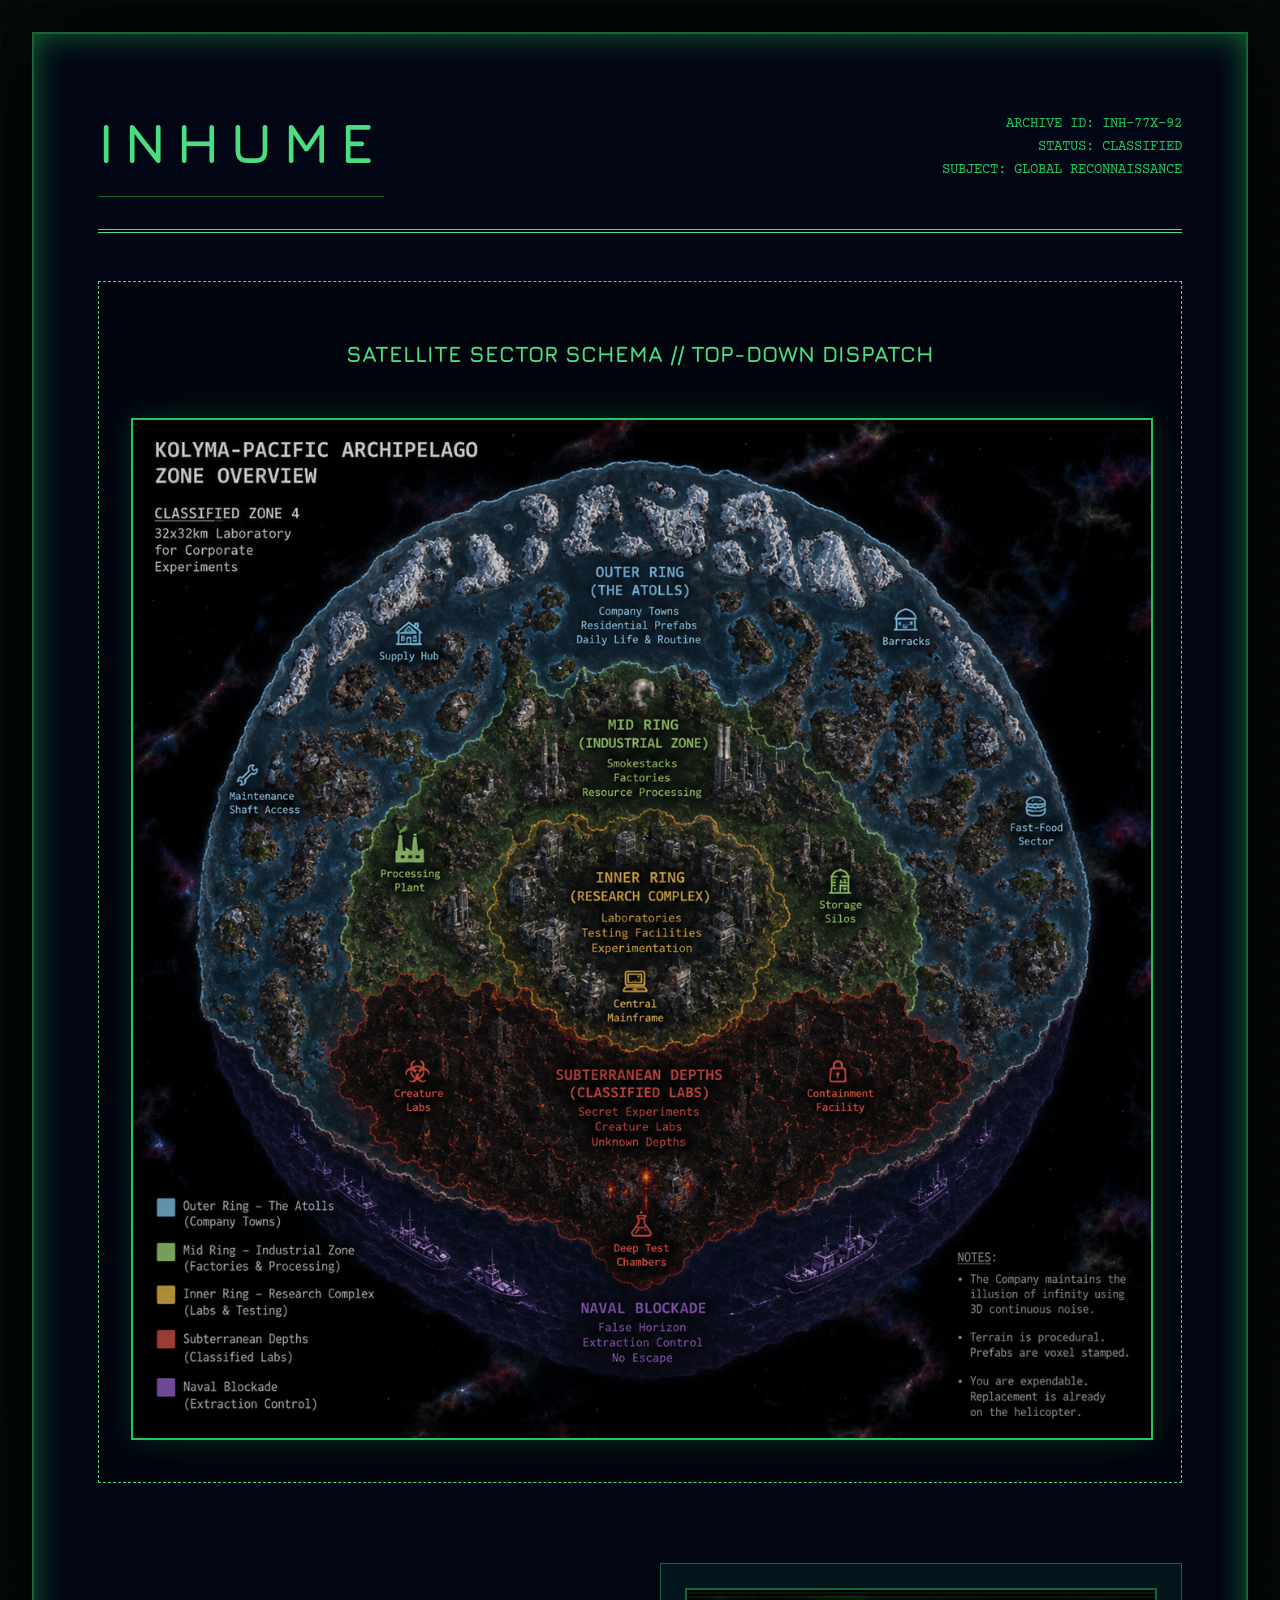
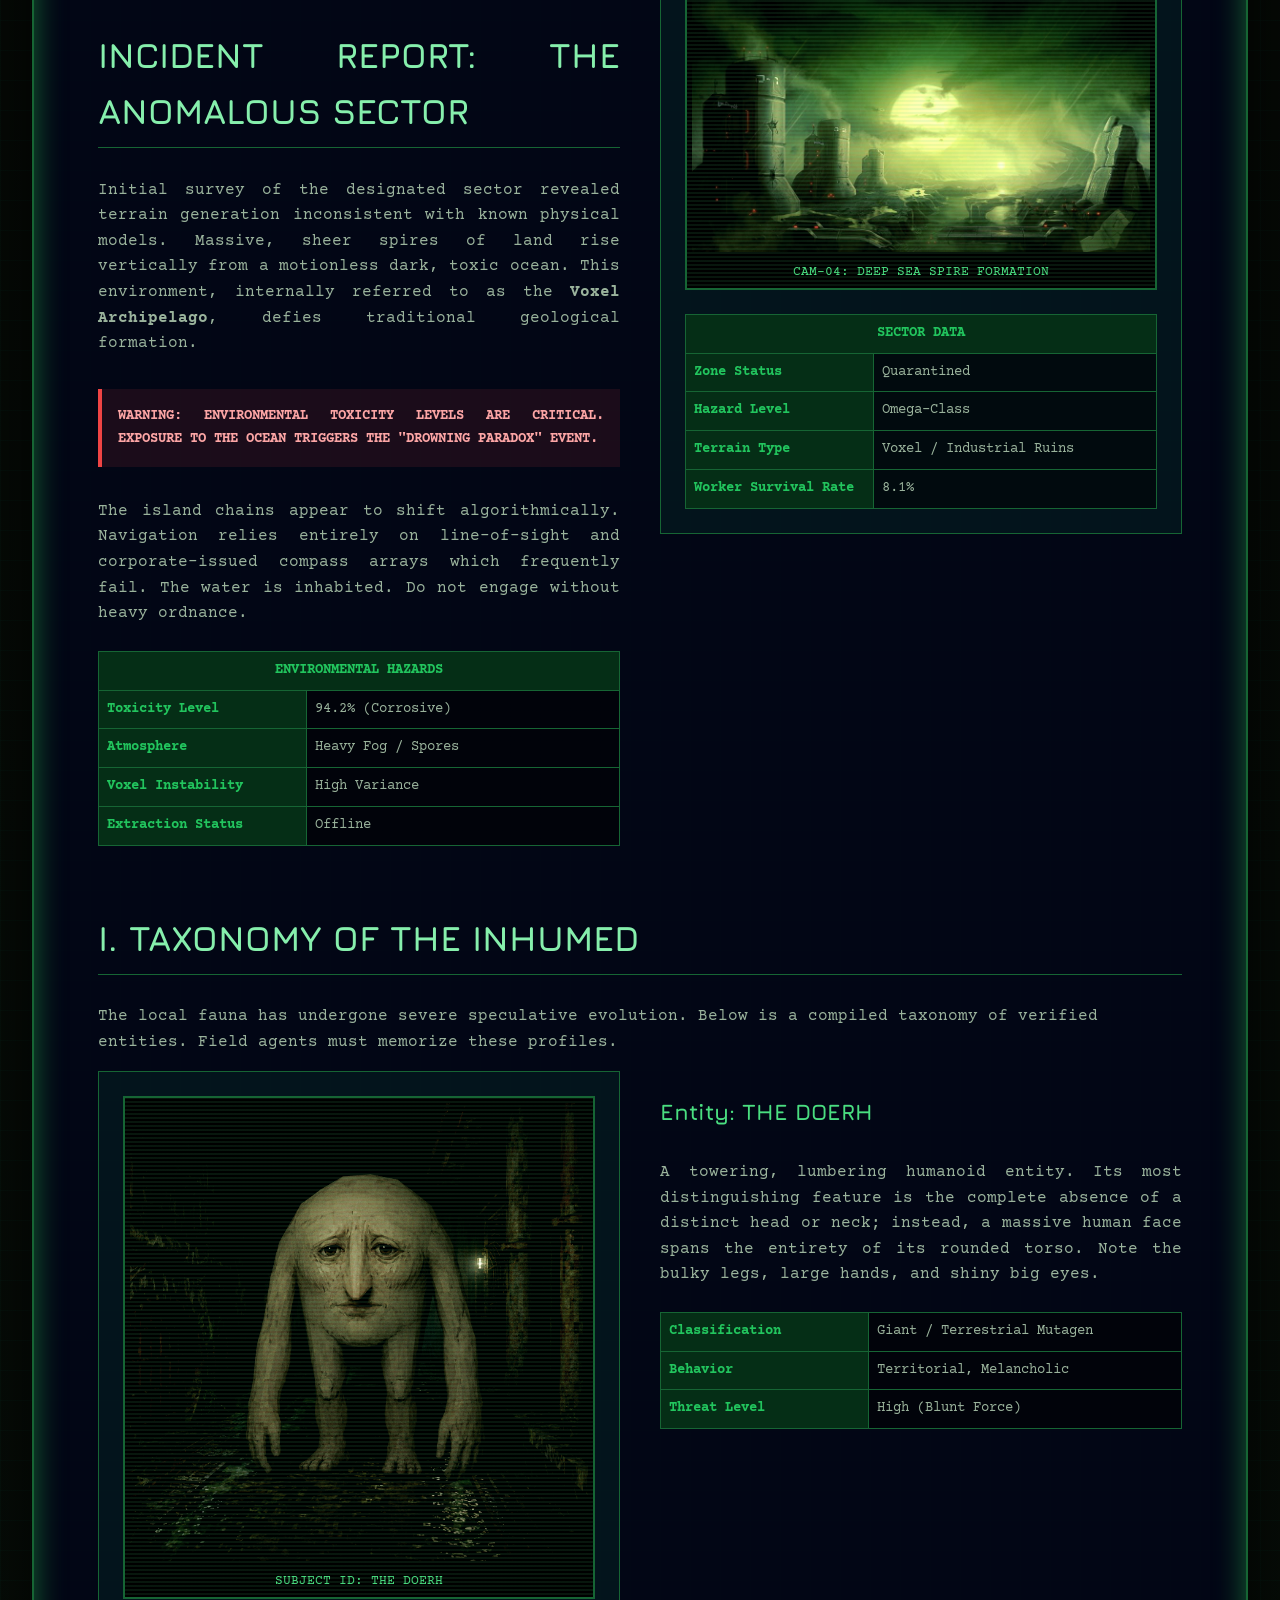
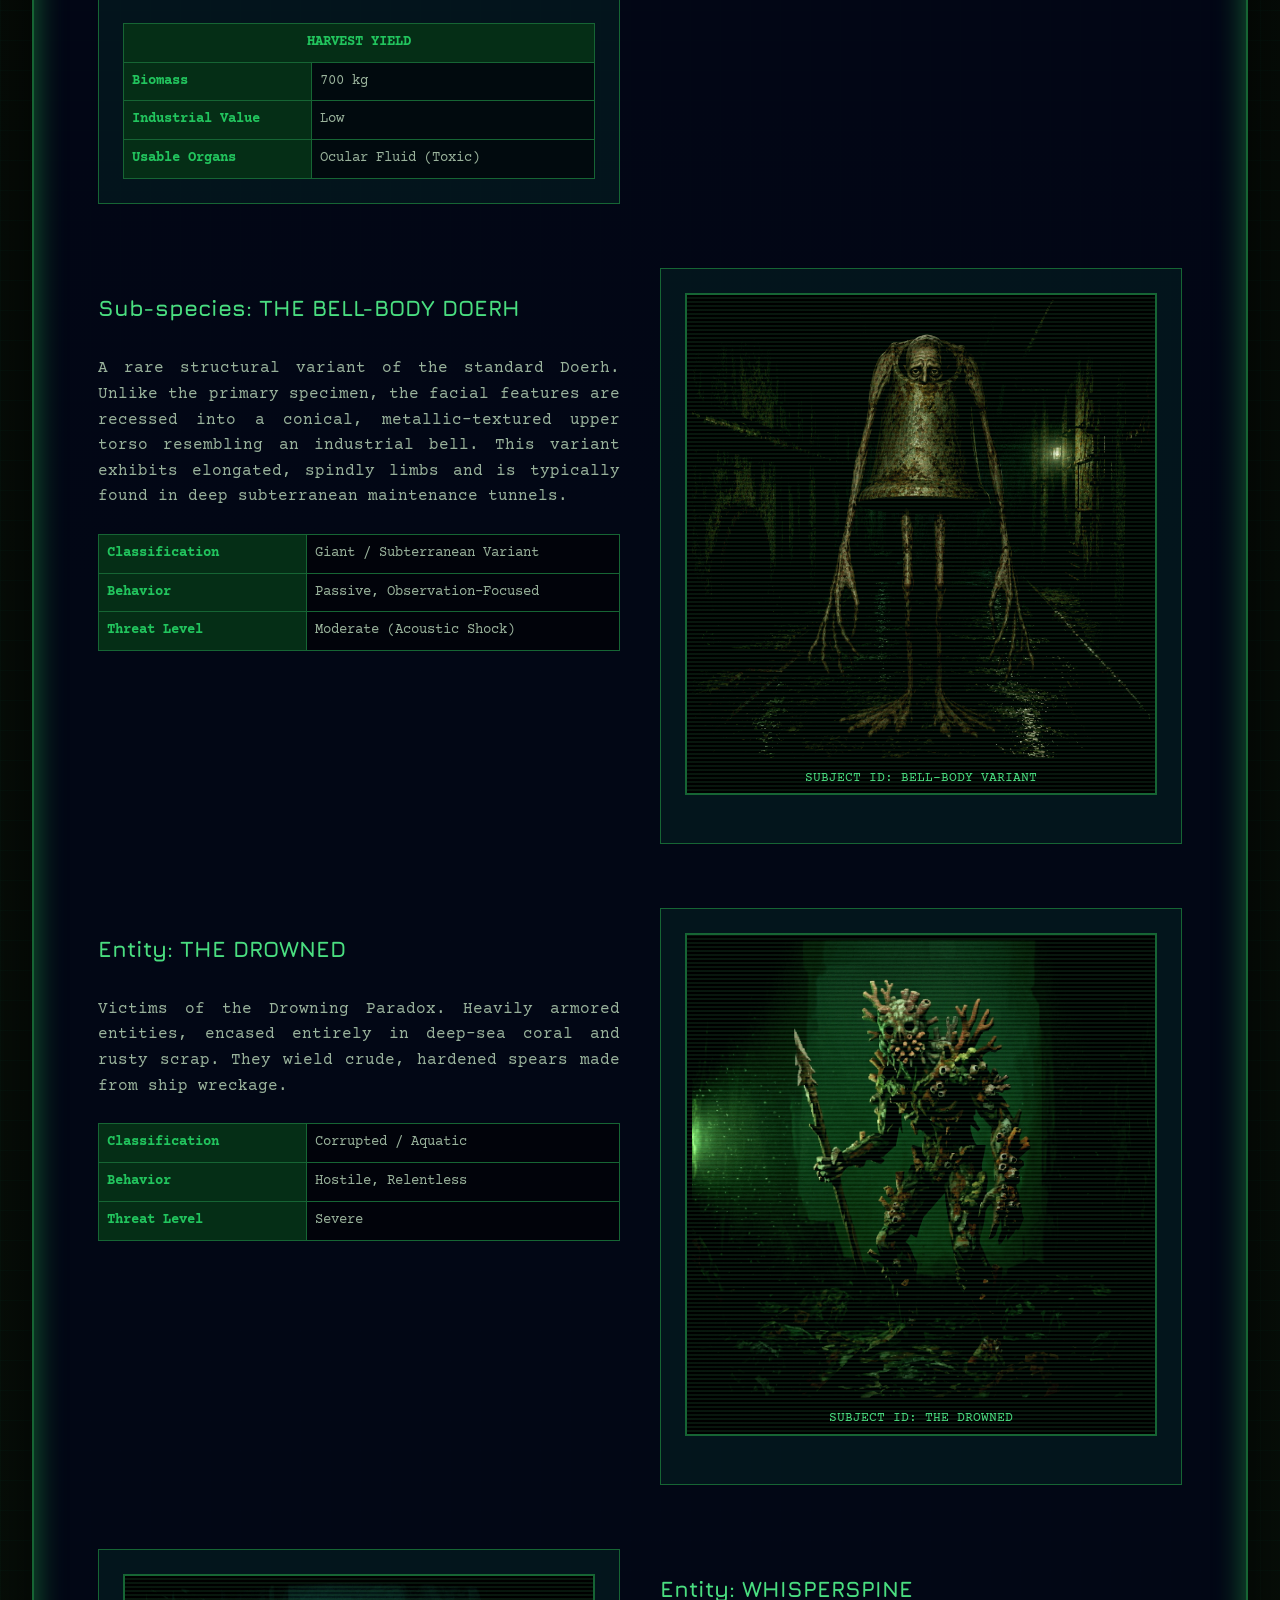
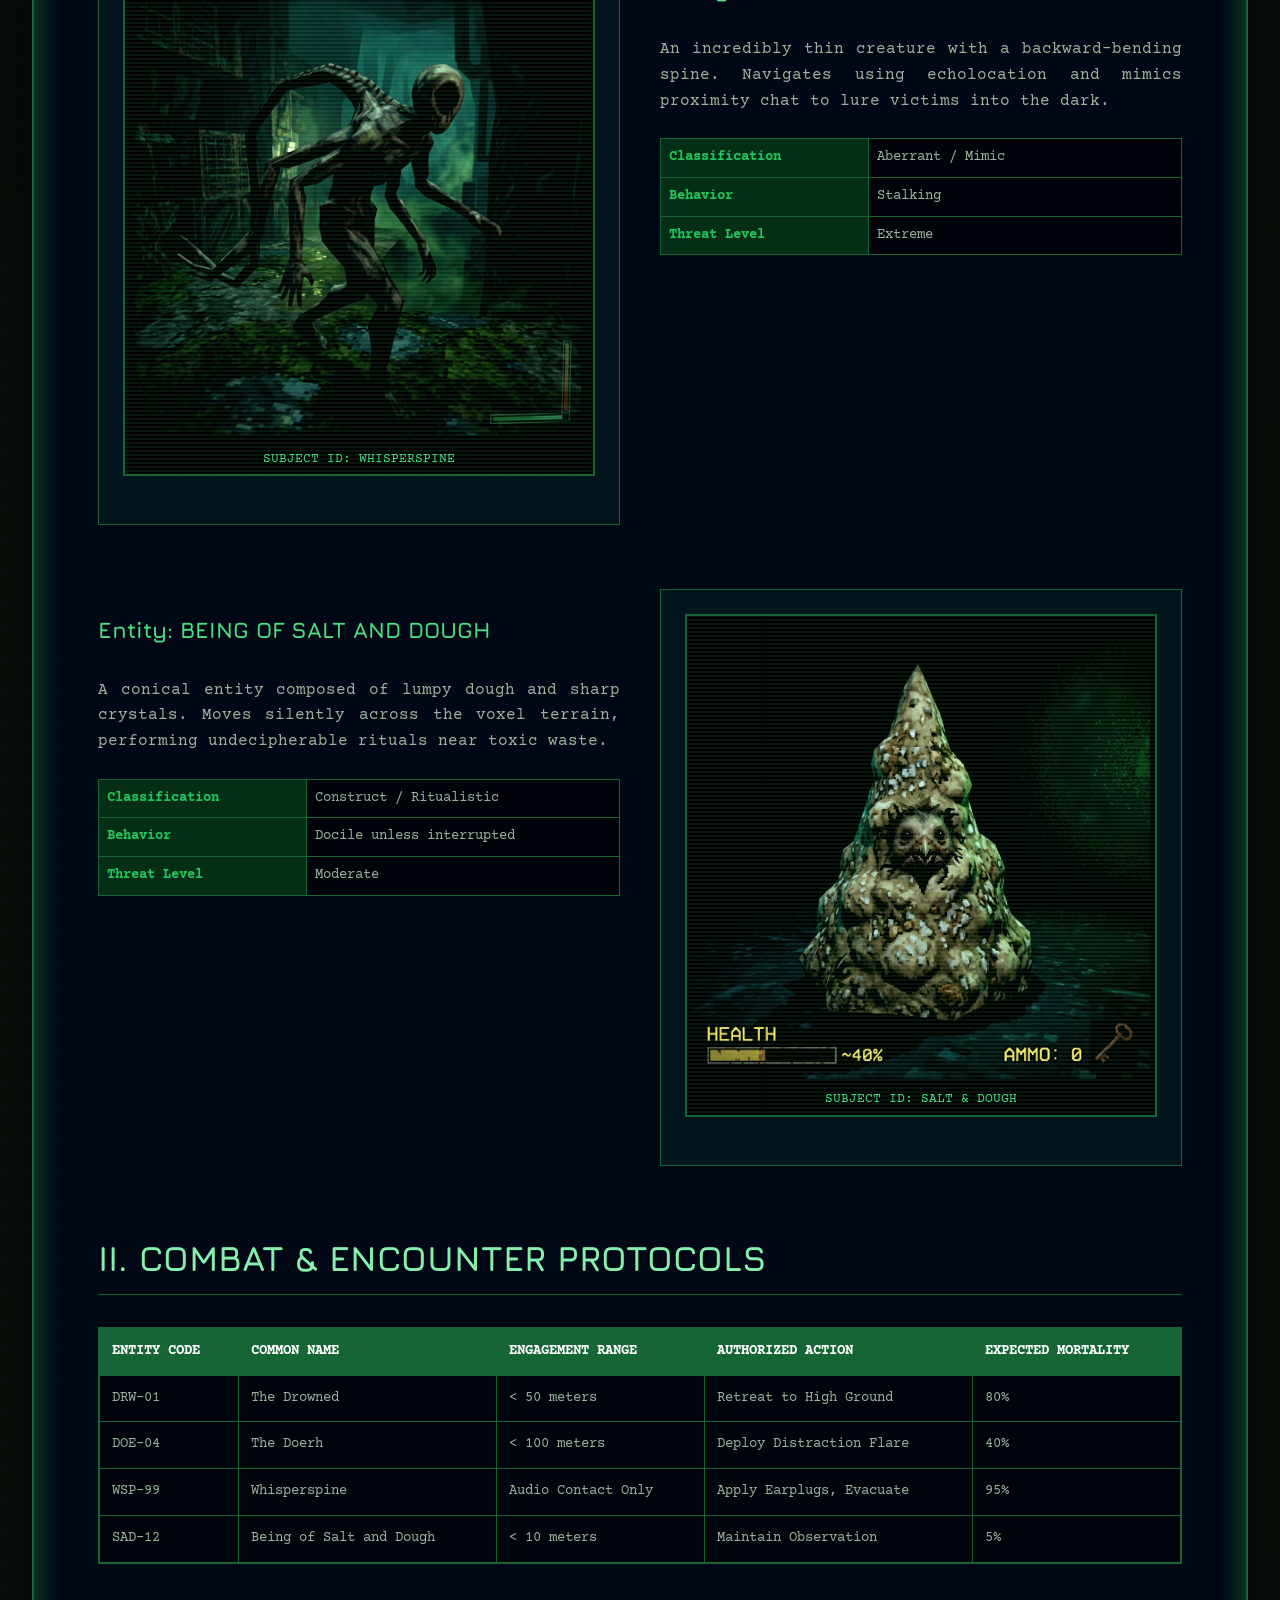
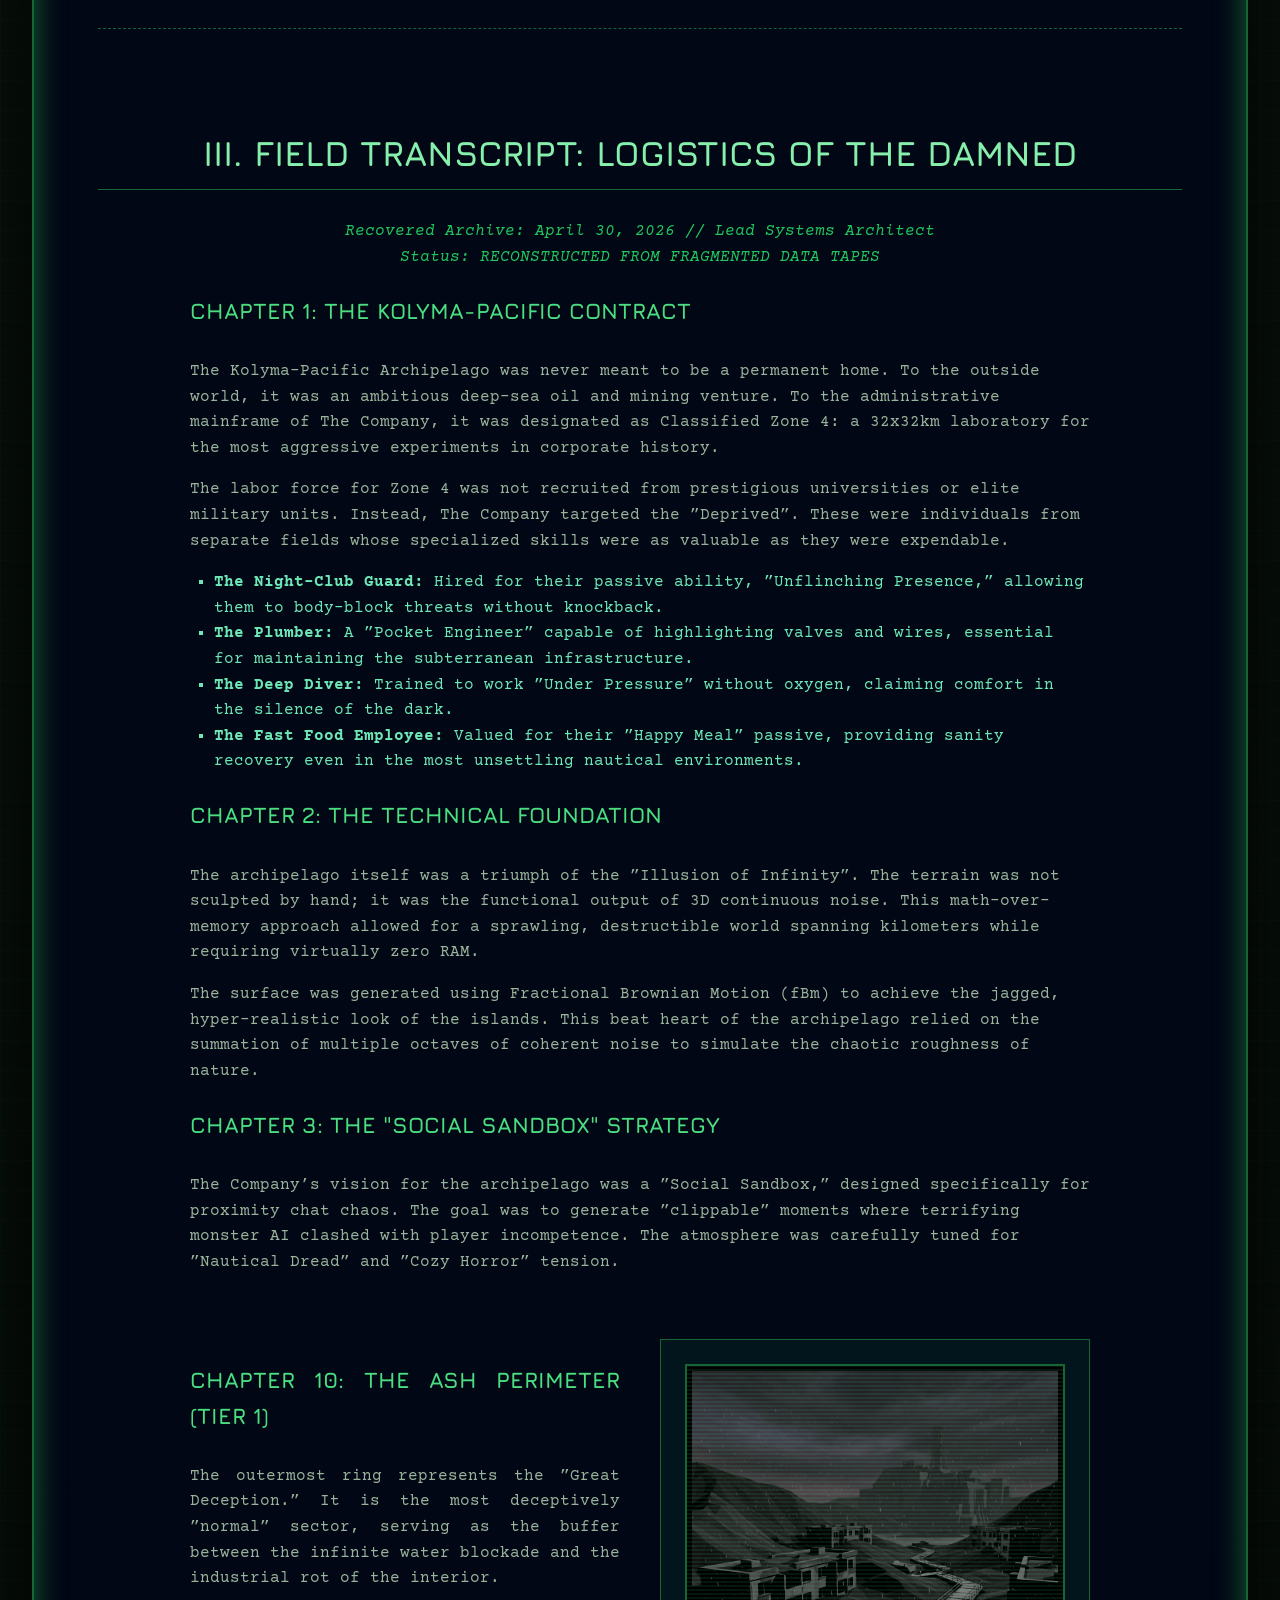
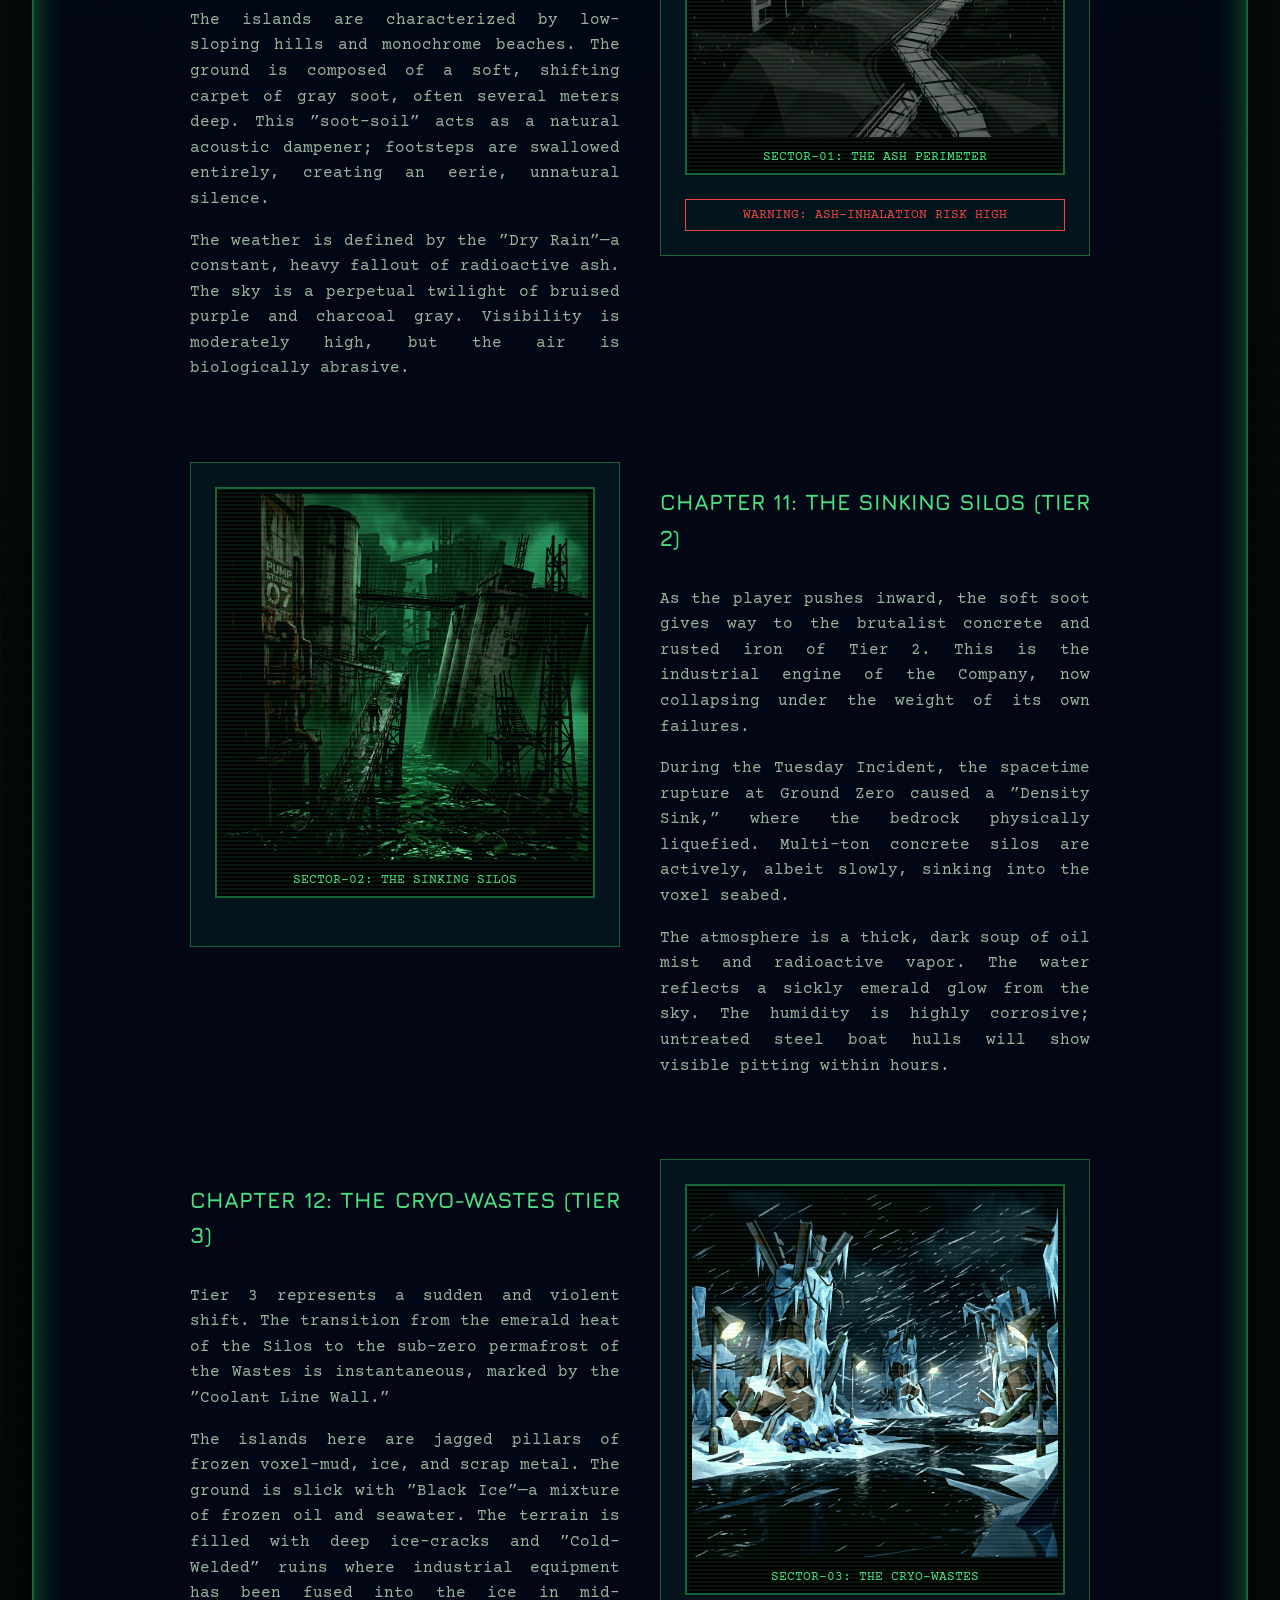
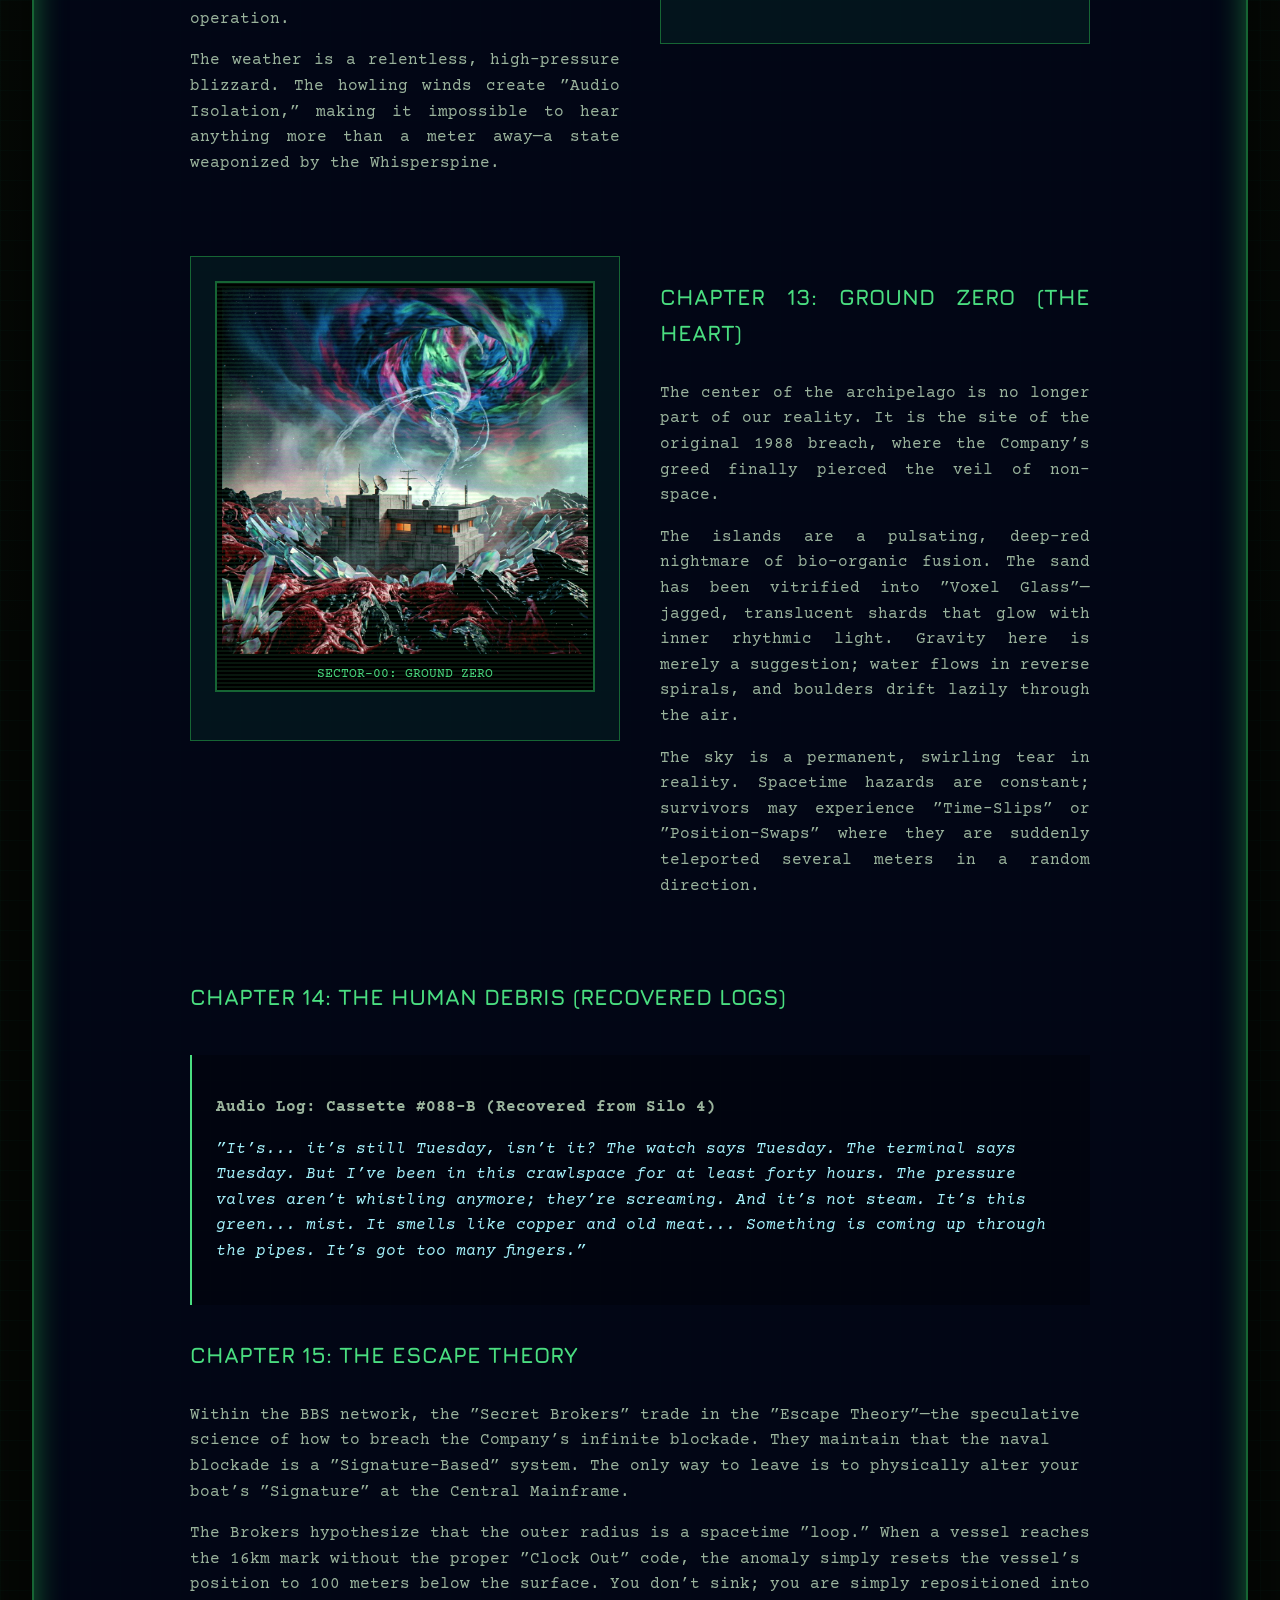
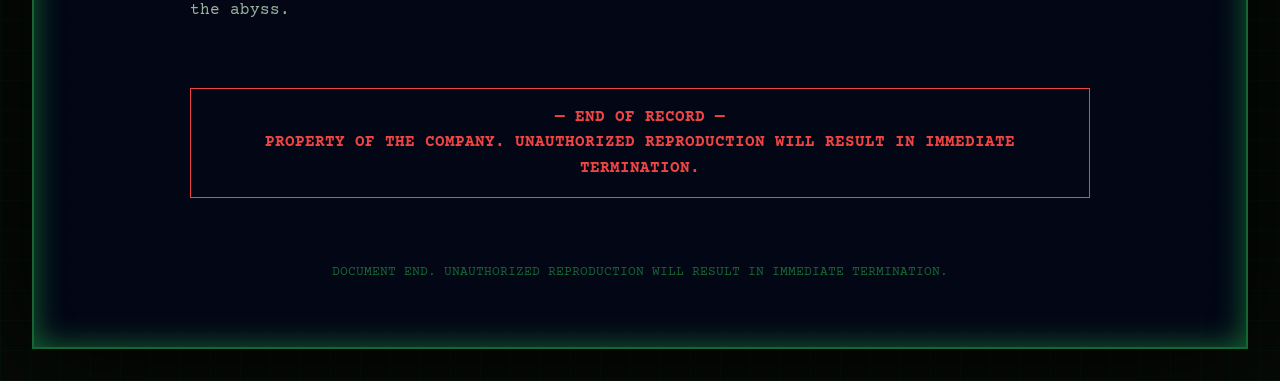
<file: Update/Inhume_Archive_Pack/lore_styled.html>
<!DOCTYPE html>
<html lang="en">
<head>
    <meta charset="UTF-8">
    <meta name="viewport" content="width=device-width, initial-scale=1.0">
    <title>INHUME - Global Industrial Archive</title>
    <style>
        @import url('https://fonts.googleapis.com/css2?family=Courier+Prime:ital,wght@0,400;0,700;1,400&family=Jura:wght@700&display=swap');

        :root {
            --bg-color: #060a06;
            --text-color: #9ab39c;
            --accent-color: #4ade80;
            --border-color: #166534;
            --paper-color: #052e16;
            --sidebar-color: #064e3b;
            --highlight: #22c55e;
            --danger: #ef4444;
        }

        body {
            background-color: var(--bg-color);
            color: var(--text-color);
            font-family: 'Courier Prime', monospace;
            line-height: 1.6;
            margin: 0;
            padding: 2rem;
            display: flex;
            justify-content: center;
            background-image: 
                radial-gradient(circle at 50% 50%, rgba(74, 222, 128, 0.05) 0%, transparent 80%),
                linear-gradient(rgba(6, 78, 59, 0.1) 1px, transparent 1px),
                linear-gradient(90deg, rgba(6, 78, 59, 0.1) 1px, transparent 1px);
            background-size: 100% 100%, 30px 30px, 30px 30px;
        }

        .document-container {
            max-width: 1200px;
            width: 100%;
            background-color: rgba(2, 6, 23, 0.9);
            padding: 4rem;
            box-shadow: 0 0 100px rgba(0, 0, 0, 1), inset 0 0 30px var(--border-color);
            border: 2px solid var(--border-color);
            position: relative;
        }

        .header-block {
            border-bottom: 4px double var(--accent-color);
            padding-bottom: 2rem;
            margin-bottom: 3rem;
            display: flex;
            justify-content: space-between;
            align-items: center;
        }

        .company-logo {
            font-family: 'Jura', sans-serif;
            font-size: 3.5rem;
            color: var(--accent-color);
            letter-spacing: 10px;
            margin: 0;
            text-transform: uppercase;
        }

        .doc-meta {
            text-align: right;
            font-size: 0.9rem;
            color: var(--highlight);
        }

        h1, h2, h3 {
            font-family: 'Jura', sans-serif;
            color: var(--highlight);
            border-bottom: 1px solid var(--border-color);
            padding-bottom: 0.5rem;
        }

        h2 { font-size: 2.2rem; margin-top: 4rem; color: #86efac; }
        h3 { font-size: 1.4rem; color: var(--accent-color); border: none; }
        
        .grid-layout {
            display: grid;
            grid-template-columns: 1fr 1fr;
            gap: 2.5rem;
            margin-bottom: 4rem;
            align-items: start;
        }

        .text-column {
            text-align: justify;
        }

        .sidebar {
            background-color: rgba(6, 78, 59, 0.2);
            border: 1px solid var(--border-color);
            padding: 1.5rem;
            height: fit-content;
        }



        /* Images */
        .retro-img-container {
            background: #000;
            padding: 5px;
            border: 2px solid var(--border-color);
            margin-bottom: 1.5rem;
            position: relative;
        }

        .retro-img-container::after {
            content: " ";
            display: block;
            position: absolute;
            top: 0; left: 0; bottom: 0; right: 0;
            background: repeating-linear-gradient(0deg, transparent, transparent 2px, rgba(74, 222, 128, 0.1) 2px, rgba(74, 222, 128, 0.1) 4px);
            pointer-events: none;
        }

        .retro-img-container img {
            width: 100%;
            height: auto;
            display: block;
            filter: contrast(120%) saturate(80%);
        }

        .caption {
            color: var(--accent-color);
            font-family: 'Courier Prime', monospace;
            text-align: center;
            margin-top: 10px;
            font-size: 0.8rem;
            text-transform: uppercase;
        }



        /* Tables */
        .stat-table {
            width: 100%;
            border-collapse: collapse;
            margin-top: 1.5rem;
            font-size: 0.85rem;
            background: rgba(0,0,0,0.5);
        }

        .stat-table th, .stat-table td {
            border: 1px solid var(--border-color);
            padding: 8px;
            text-align: left;
        }

        .stat-table th {
            background-color: var(--paper-color);
            color: var(--highlight);
            width: 40%;
        }

        .data-table {
            width: 100%;
            border-collapse: collapse;
            margin: 2rem 0;
            font-size: 0.85rem;
            border: 2px solid var(--border-color);
            background: rgba(0,0,0,0.4);
        }
        
        .data-table th, .data-table td {
            border: 1px solid var(--border-color);
            padding: 12px;
            text-align: left;
        }
        
        .data-table th {
            background-color: var(--border-color);
            color: #fff;
            text-transform: uppercase;
        }

        .alert-box {
            border-left: 4px solid var(--danger);
            background: rgba(239, 68, 68, 0.1);
            padding: 1rem;
            margin: 2rem 0;
            font-weight: bold;
            color: #fca5a5;
            text-transform: uppercase;
            font-size: 0.9rem;
        }

        @media print {
            body { background: white; color: black; padding: 0; }
            .document-container { box-shadow: none; border: none; padding: 0; }
        }
    </style>
</head>
<body>
    <div class="document-container">
        <div class="header-block">
            <h1 class="company-logo">INHUME</h1>
            <div class="doc-meta">
                <div>ARCHIVE ID: INH-77X-92</div>
                <div>STATUS: CLASSIFIED</div>
                <div>SUBJECT: GLOBAL RECONNAISSANCE</div>
            </div>
        </div>

        <!-- Sector Map Section -->
        <div style="margin-bottom: 5rem; text-align: center; background: rgba(0,0,0,0.4); padding: 2rem; border: 1px dashed var(--accent-color);">
            <h3>SATELLITE SECTOR SCHEMA // TOP-DOWN DISPATCH</h3>
            <img src="map.png" alt="Sector Map" style="max-width: 100%; border: 2px solid var(--highlight); margin-top: 1rem; box-shadow: 0 0 30px rgba(34, 197, 94, 0.2);">
        </div>

        <div class="grid-layout">
            <div class="text-column">
                <h2>INCIDENT REPORT: THE ANOMALOUS SECTOR</h2>
                <p>Initial survey of the designated sector revealed terrain generation inconsistent with known physical models. Massive, sheer spires of land rise vertically from a motionless dark, toxic ocean. This environment, internally referred to as the <strong>Voxel Archipelago</strong>, defies traditional geological formation.</p>
                
                <div class="alert-box">
                    WARNING: Environmental Toxicity Levels are Critical. Exposure to the ocean triggers the "Drowning Paradox" event.
                </div>

                <p>The island chains appear to shift algorithmically. Navigation relies entirely on line-of-sight and corporate-issued compass arrays which frequently fail. The water is inhabited. Do not engage without heavy ordnance.</p>
                
                <table class="stat-table">
                    <tr><th colspan="2" style="text-align:center;">ENVIRONMENTAL HAZARDS</th></tr>
                    <tr><th>Toxicity Level</th><td>94.2% (Corrosive)</td></tr>
                    <tr><th>Atmosphere</th><td>Heavy Fog / Spores</td></tr>
                    <tr><th>Voxel Instability</th><td>High Variance</td></tr>
                    <tr><th>Extraction Status</th><td>Offline</td></tr>
                </table>
            </div>
            
            <div class="sidebar">
                <div class="retro-img-container">
                    <img src="605855459_869246712155426_5123750989642651270_n.jpg" alt="Archipelago">
                    <div class="caption">CAM-04: Deep Sea Spire Formation</div>
                </div>
                <table class="stat-table">
                    <tr><th colspan="2" style="text-align:center;">SECTOR DATA</th></tr>
                    <tr><th>Zone Status</th><td>Quarantined</td></tr>
                    <tr><th>Hazard Level</th><td>Omega-Class</td></tr>
                    <tr><th>Terrain Type</th><td>Voxel / Industrial Ruins</td></tr>
                    <tr><th>Worker Survival Rate</th><td>8.1%</td></tr>
                </table>
            </div>
        </div>



        <h2>I. TAXONOMY OF THE INHUMED</h2>
        <p>The local fauna has undergone severe speculative evolution. Below is a compiled taxonomy of verified entities. Field agents must memorize these profiles.</p>

        <!-- DOERH -->
        <div class="grid-layout">
            <div class="sidebar">
                <div class="retro-img-container">
                    <img src="NewDoerh.png" alt="The Doerh">
                    <div class="caption">Subject ID: The Doerh</div>
                </div>
                <table class="stat-table">
                    <tr><th colspan="2" style="text-align:center;">HARVEST YIELD</th></tr>
                    <tr><th>Biomass</th><td>700 kg</td></tr>
                    <tr><th>Industrial Value</th><td>Low</td></tr>
                    <tr><th>Usable Organs</th><td>Ocular Fluid (Toxic)</td></tr>
                </table>
            </div>
            <div class="text-column">
                <h3>Entity: THE DOERH</h3>
                <p>A towering, lumbering humanoid entity. Its most distinguishing feature is the complete absence of a distinct head or neck; instead, a massive human face spans the entirety of its rounded torso. Note the bulky legs, large hands, and shiny big eyes.</p>
                <table class="stat-table">
                    <tr><th>Classification</th><td>Giant / Terrestrial Mutagen</td></tr>
                    <tr><th>Behavior</th><td>Territorial, Melancholic</td></tr>
                    <tr><th>Threat Level</th><td>High (Blunt Force)</td></tr>
                </table>
            </div>
        </div>

        <!-- DOERH VARIANT -->
        <div class="grid-layout">
            <div class="text-column">
                <h3>Sub-species: THE BELL-BODY DOERH</h3>
                <p>A rare structural variant of the standard Doerh. Unlike the primary specimen, the facial features are recessed into a conical, metallic-textured upper torso resembling an industrial bell. This variant exhibits elongated, spindly limbs and is typically found in deep subterranean maintenance tunnels.</p>
                <table class="stat-table">
                    <tr><th>Classification</th><td>Giant / Subterranean Variant</td></tr>
                    <tr><th>Behavior</th><td>Passive, Observation-Focused</td></tr>
                    <tr><th>Threat Level</th><td>Moderate (Acoustic Shock)</td></tr>
                </table>
            </div>
            <div class="sidebar">
                <div class="retro-img-container">
                    <img src="doerh_variant.png" alt="Doerh Bell Variant">
                    <div class="caption">Subject ID: Bell-Body Variant</div>
                </div>
            </div>
        </div>

        <!-- DROWNED -->
        <div class="grid-layout">
            <div class="text-column">
                <h3>Entity: THE DROWNED</h3>
                <p>Victims of the Drowning Paradox. Heavily armored entities, encased entirely in deep-sea coral and rusty scrap. They wield crude, hardened spears made from ship wreckage.</p>
                <table class="stat-table">
                    <tr><th>Classification</th><td>Corrupted / Aquatic</td></tr>
                    <tr><th>Behavior</th><td>Hostile, Relentless</td></tr>
                    <tr><th>Threat Level</th><td>Severe</td></tr>
                </table>
            </div>
            <div class="sidebar">
                <div class="retro-img-container">
                    <img src="ps1_drowned.png" alt="The Drowned">
                    <div class="caption">Subject ID: The Drowned</div>
                </div>
            </div>
        </div>

        <!-- WHISPERSPINE -->
        <div class="grid-layout">
            <div class="sidebar">
                <div class="retro-img-container">
                    <img src="ps1_whisperspine.png" alt="Whisperspine">
                    <div class="caption">Subject ID: Whisperspine</div>
                </div>
            </div>
            <div class="text-column">
                <h3>Entity: WHISPERSPINE</h3>
                <p>An incredibly thin creature with a backward-bending spine. Navigates using echolocation and mimics proximity chat to lure victims into the dark.</p>
                <table class="stat-table">
                    <tr><th>Classification</th><td>Aberrant / Mimic</td></tr>
                    <tr><th>Behavior</th><td>Stalking</td></tr>
                    <tr><th>Threat Level</th><td>Extreme</td></tr>
                </table>
            </div>
        </div>

        <!-- SALT AND DOUGH -->
        <div class="grid-layout">
            <div class="text-column">
                <h3>Entity: BEING OF SALT AND DOUGH</h3>
                <p>A conical entity composed of lumpy dough and sharp crystals. Moves silently across the voxel terrain, performing undecipherable rituals near toxic waste.</p>
                <table class="stat-table">
                    <tr><th>Classification</th><td>Construct / Ritualistic</td></tr>
                    <tr><th>Behavior</th><td>Docile unless interrupted</td></tr>
                    <tr><th>Threat Level</th><td>Moderate</td></tr>
                </table>
            </div>
            <div class="sidebar">
                <div class="retro-img-container">
                    <img src="ps1_salt_dough.png" alt="Salt and Dough">
                    <div class="caption">Subject ID: Salt & Dough</div>
                </div>
            </div>
        </div>

        <h2>II. COMBAT & ENCOUNTER PROTOCOLS</h2>
        <table class="data-table">
            <thead>
                <tr>
                    <th>Entity Code</th>
                    <th>Common Name</th>
                    <th>Engagement Range</th>
                    <th>Authorized Action</th>
                    <th>Expected Mortality</th>
                </tr>
            </thead>
            <tbody>
                <tr><td>DRW-01</td><td>The Drowned</td><td>&lt; 50 meters</td><td>Retreat to High Ground</td><td>80%</td></tr>
                <tr><td>DOE-04</td><td>The Doerh</td><td>&lt; 100 meters</td><td>Deploy Distraction Flare</td><td>40%</td></tr>
                <tr><td>WSP-99</td><td>Whisperspine</td><td>Audio Contact Only</td><td>Apply Earplugs, Evacuate</td><td>95%</td></tr>
                <tr><td>SAD-12</td><td>Being of Salt and Dough</td><td>&lt; 10 meters</td><td>Maintain Observation</td><td>5%</td></tr>
            </tbody>
        </table>

        <div style="border-top: 1px dashed var(--border-color); padding-top: 2rem; margin-top: 4rem;">
            <h2 style="margin-top: 4rem; text-align: center;">III. FIELD TRANSCRIPT: LOGISTICS OF THE DAMNED</h2>
            
            <div style="max-width: 900px; margin: 0 auto;">
                <p style="text-align: center; color: var(--highlight); font-style: italic;">Recovered Archive: April 30, 2026 // Lead Systems Architect<br>
                Status: RECONSTRUCTED FROM FRAGMENTED DATA TAPES</p>

                <h3>CHAPTER 1: THE KOLYMA-PACIFIC CONTRACT</h3>
                <p>The Kolyma-Pacific Archipelago was never meant to be a permanent home. To the outside world, it was an ambitious deep-sea oil and mining venture. To the administrative mainframe of The Company, it was designated as Classified Zone 4: a 32x32km laboratory for the most aggressive experiments in corporate history.</p>
                <p>The labor force for Zone 4 was not recruited from prestigious universities or elite military units. Instead, The Company targeted the ”Deprived”. These were individuals from separate fields whose specialized skills were as valuable as they were expendable.</p>
                
                <ul style="list-style-type: square; color: #6ee7b7; padding-left: 1.5rem;">
                    <li><strong>The Night-Club Guard:</strong> Hired for their passive ability, ”Unflinching Presence,” allowing them to body-block threats without knockback.</li>
                    <li><strong>The Plumber:</strong> A ”Pocket Engineer” capable of highlighting valves and wires, essential for maintaining the subterranean infrastructure.</li>
                    <li><strong>The Deep Diver:</strong> Trained to work ”Under Pressure” without oxygen, claiming comfort in the silence of the dark.</li>
                    <li><strong>The Fast Food Employee:</strong> Valued for their ”Happy Meal” passive, providing sanity recovery even in the most unsettling nautical environments.</li>
                </ul>

                <h3>CHAPTER 2: THE TECHNICAL FOUNDATION</h3>
                <p>The archipelago itself was a triumph of the ”Illusion of Infinity”. The terrain was not sculpted by hand; it was the functional output of 3D continuous noise. This math-over-memory approach allowed for a sprawling, destructible world spanning kilometers while requiring virtually zero RAM.</p>
                <p>The surface was generated using Fractional Brownian Motion (fBm) to achieve the jagged, hyper-realistic look of the islands. This beat heart of the archipelago relied on the summation of multiple octaves of coherent noise to simulate the chaotic roughness of nature.</p>

                <h3>CHAPTER 3: THE "SOCIAL SANDBOX" STRATEGY</h3>
                <p>The Company’s vision for the archipelago was a ”Social Sandbox,” designed specifically for proximity chat chaos. The goal was to generate ”clippable” moments where terrifying monster AI clashed with player incompetence. The atmosphere was carefully tuned for ”Nautical Dread” and ”Cozy Horror” tension.</p>

                <!-- BIOME 1: ASH PERIMETER -->
                <div class="grid-layout" style="margin-top: 4rem;">
                    <div class="text-column">
                        <h3>CHAPTER 10: THE ASH PERIMETER (TIER 1)</h3>
                        <p>The outermost ring represents the ”Great Deception.” It is the most deceptively ”normal” sector, serving as the buffer between the infinite water blockade and the industrial rot of the interior.</p>
                        <p>The islands are characterized by low-sloping hills and monochrome beaches. The ground is composed of a soft, shifting carpet of gray soot, often several meters deep. This ”soot-soil” acts as a natural acoustic dampener; footsteps are swallowed entirely, creating an eerie, unnatural silence.</p>
                        <p>The weather is defined by the ”Dry Rain”—a constant, heavy fallout of radioactive ash. The sky is a perpetual twilight of bruised purple and charcoal gray. Visibility is moderately high, but the air is biologically abrasive.</p>
                    </div>
                    <div class="sidebar">
                        <div class="retro-img-container">
                            <img src="ash_perimeter.png" alt="Ash Perimeter Biome">
                            <div class="caption">SECTOR-01: THE ASH PERIMETER</div>
                        </div>
                        <div style="font-size: 0.8rem; color: var(--danger); border: 1px solid var(--danger); padding: 5px; text-align: center;">
                            WARNING: ASH-INHALATION RISK HIGH
                        </div>
                    </div>
                </div>

                <!-- BIOME 2: SINKING SILOS -->
                <div class="grid-layout" style="margin-top: 4rem;">
                    <div class="sidebar">
                        <div class="retro-img-container">
                            <img src="sinking_silos.png" alt="Sinking Silos Biome">
                            <div class="caption">SECTOR-02: THE SINKING SILOS</div>
                        </div>
                    </div>
                    <div class="text-column">
                        <h3>CHAPTER 11: THE SINKING SILOS (TIER 2)</h3>
                        <p>As the player pushes inward, the soft soot gives way to the brutalist concrete and rusted iron of Tier 2. This is the industrial engine of the Company, now collapsing under the weight of its own failures.</p>
                        <p>During the Tuesday Incident, the spacetime rupture at Ground Zero caused a ”Density Sink,” where the bedrock physically liquefied. Multi-ton concrete silos are actively, albeit slowly, sinking into the voxel seabed.</p>
                        <p>The atmosphere is a thick, dark soup of oil mist and radioactive vapor. The water reflects a sickly emerald glow from the sky. The humidity is highly corrosive; untreated steel boat hulls will show visible pitting within hours.</p>
                    </div>
                </div>

                <!-- BIOME 3: CRYO-WASTES -->
                <div class="grid-layout" style="margin-top: 4rem;">
                    <div class="text-column">
                        <h3>CHAPTER 12: THE CRYO-WASTES (TIER 3)</h3>
                        <p>Tier 3 represents a sudden and violent shift. The transition from the emerald heat of the Silos to the sub-zero permafrost of the Wastes is instantaneous, marked by the ”Coolant Line Wall.”</p>
                        <p>The islands here are jagged pillars of frozen voxel-mud, ice, and scrap metal. The ground is slick with ”Black Ice”—a mixture of frozen oil and seawater. The terrain is filled with deep ice-cracks and ”Cold-Welded” ruins where industrial equipment has been fused into the ice in mid-operation.</p>
                        <p>The weather is a relentless, high-pressure blizzard. The howling winds create ”Audio Isolation,” making it impossible to hear anything more than a meter away—a state weaponized by the Whisperspine.</p>
                    </div>
                    <div class="sidebar">
                        <div class="retro-img-container">
                            <img src="cryo_wastes.png" alt="Cryo-Wastes Biome">
                            <div class="caption">SECTOR-03: THE CRYO-WASTES</div>
                        </div>
                    </div>
                </div>

                <!-- BIOME 4: GROUND ZERO -->
                <div class="grid-layout" style="margin-top: 4rem;">
                    <div class="sidebar">
                        <div class="retro-img-container">
                            <img src="ground_zero.png" alt="Ground Zero Biome">
                            <div class="caption">SECTOR-00: GROUND ZERO</div>
                        </div>
                    </div>
                    <div class="text-column">
                        <h3>CHAPTER 13: GROUND ZERO (THE HEART)</h3>
                        <p>The center of the archipelago is no longer part of our reality. It is the site of the original 1988 breach, where the Company’s greed finally pierced the veil of non-space.</p>
                        <p>The islands are a pulsating, deep-red nightmare of bio-organic fusion. The sand has been vitrified into ”Voxel Glass”—jagged, translucent shards that glow with inner rhythmic light. Gravity here is merely a suggestion; water flows in reverse spirals, and boulders drift lazily through the air.</p>
                        <p>The sky is a permanent, swirling tear in reality. Spacetime hazards are constant; survivors may experience ”Time-Slips” or ”Position-Swaps” where they are suddenly teleported several meters in a random direction.</p>
                    </div>
                </div>

                <h3>CHAPTER 14: THE HUMAN DEBRIS (RECOVERED LOGS)</h3>
                <div style="background: rgba(0,0,0,0.3); border-left: 2px solid var(--accent-color); padding: 1.5rem; margin: 2rem 0;">
                    <p><strong>Audio Log: Cassette #088-B (Recovered from Silo 4)</strong></p>
                    <p style="font-style: italic; color: #a5f3fc;">”It’s... it’s still Tuesday, isn’t it? The watch says Tuesday. The terminal says Tuesday. But I’ve been in this crawlspace for at least forty hours. The pressure valves aren’t whistling anymore; they’re screaming. And it’s not steam. It’s this green... mist. It smells like copper and old meat... Something is coming up through the pipes. It’s got too many fingers.”</p>
                </div>

                <h3>CHAPTER 15: THE ESCAPE THEORY</h3>
                <p>Within the BBS network, the ”Secret Brokers” trade in the ”Escape Theory”—the speculative science of how to breach the Company’s infinite blockade. They maintain that the naval blockade is a ”Signature-Based” system. The only way to leave is to physically alter your boat’s ”Signature” at the Central Mainframe.</p>
                <p>The Brokers hypothesize that the outer radius is a spacetime ”loop.” When a vessel reaches the 16km mark without the proper ”Clock Out” code, the anomaly simply resets the vessel’s position to 100 meters below the surface. You don’t sink; you are simply repositioned into the abyss.</p>

                <p style="text-align: center; margin-top: 4rem; color: var(--danger); font-weight: bold; border: 1px solid var(--danger); padding: 1rem;">
                    — END OF RECORD —<br>
                    PROPERTY OF THE COMPANY. UNAUTHORIZED REPRODUCTION WILL RESULT IN IMMEDIATE TERMINATION.
                </p>
            </div>
        </div>


        <div style="text-align: center; color: var(--border-color); margin-top: 4rem; font-size: 0.8rem;">
            DOCUMENT END. UNAUTHORIZED REPRODUCTION WILL RESULT IN IMMEDIATE TERMINATION.
        </div>
    </div>
</body>
</html>
</file>
